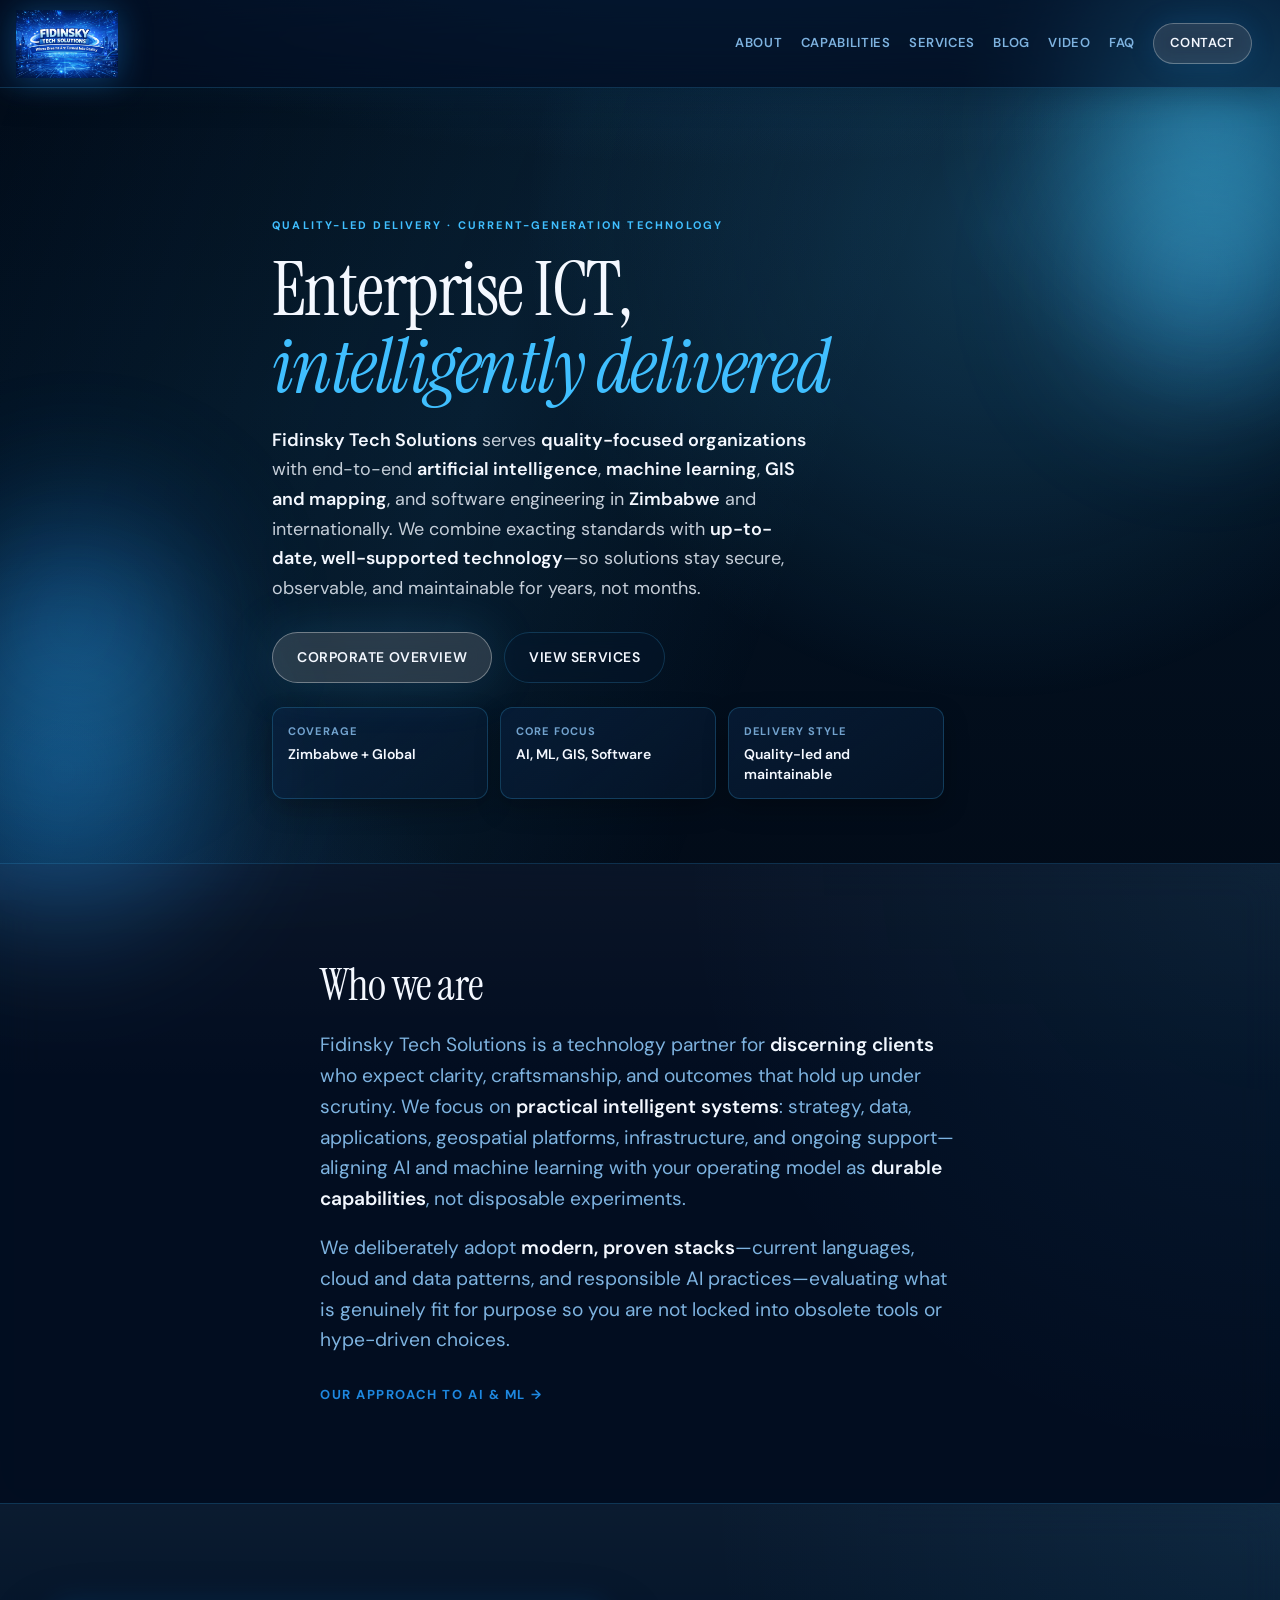
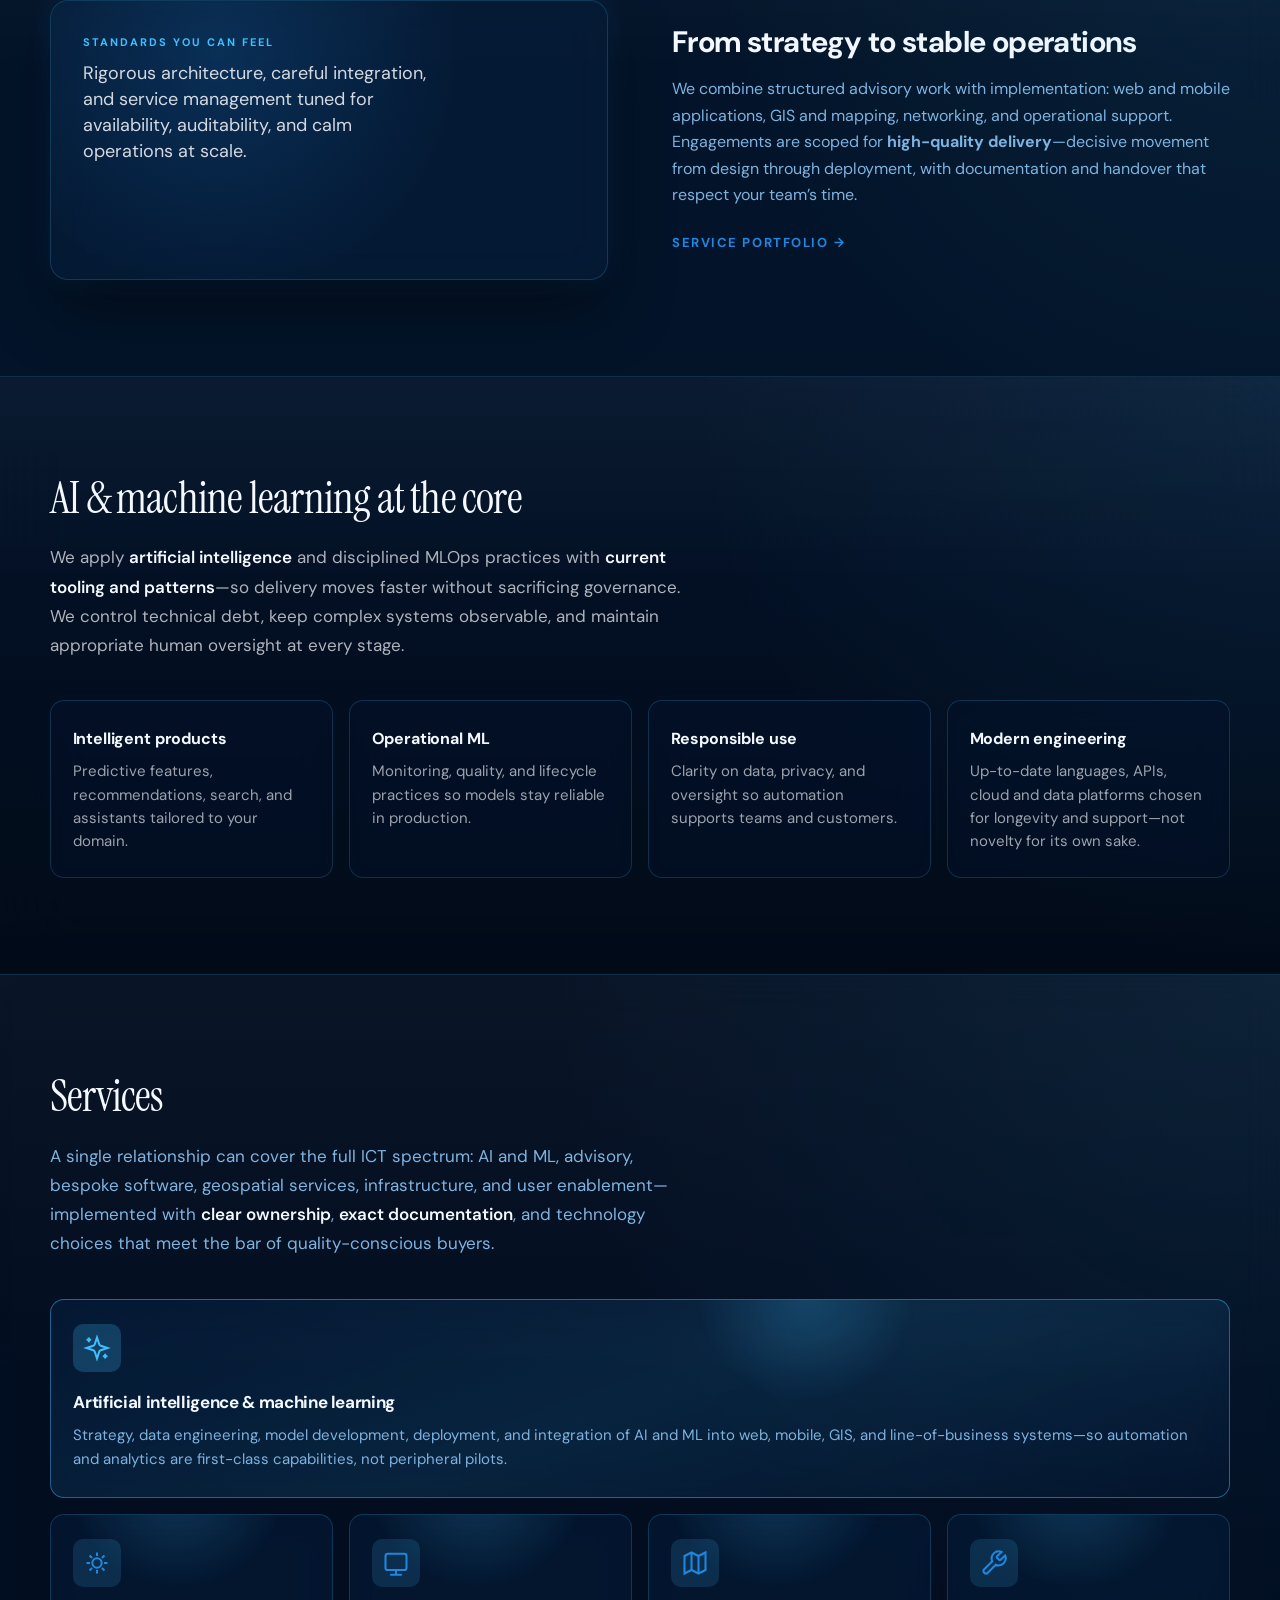
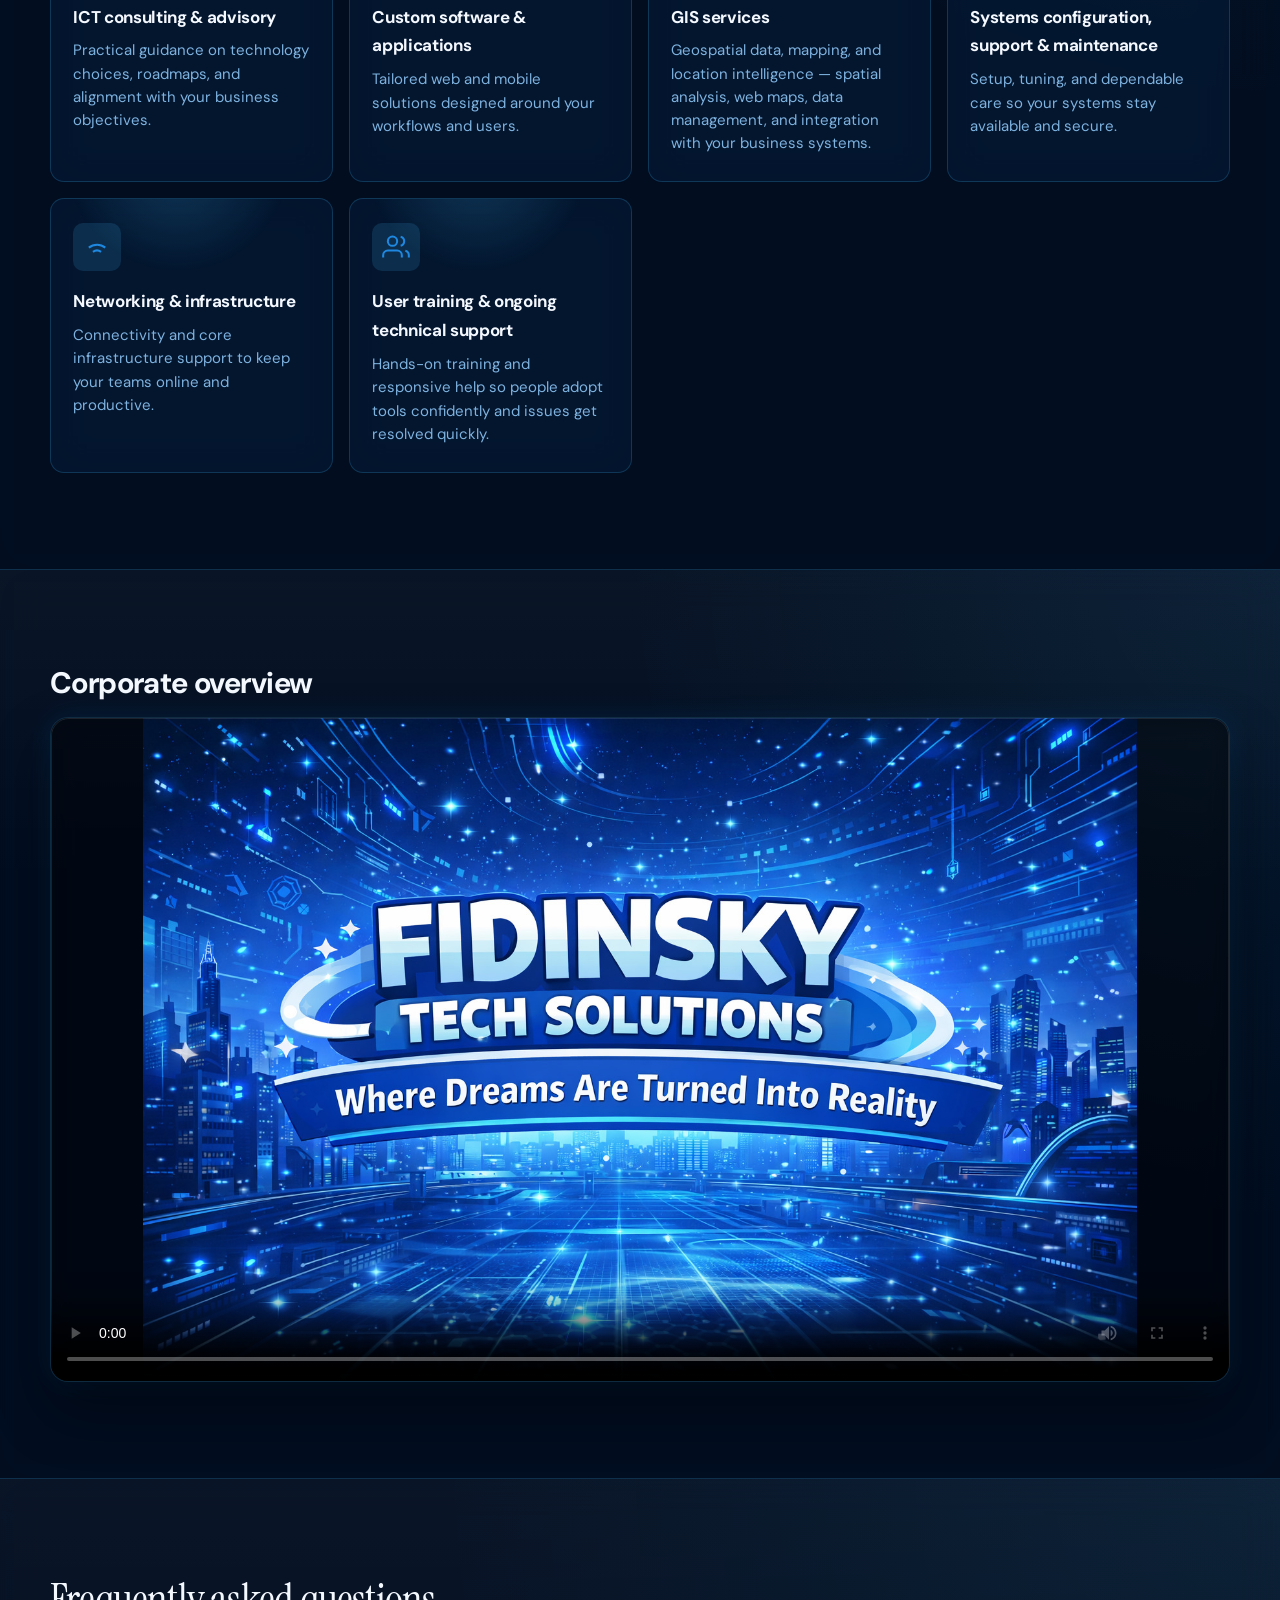
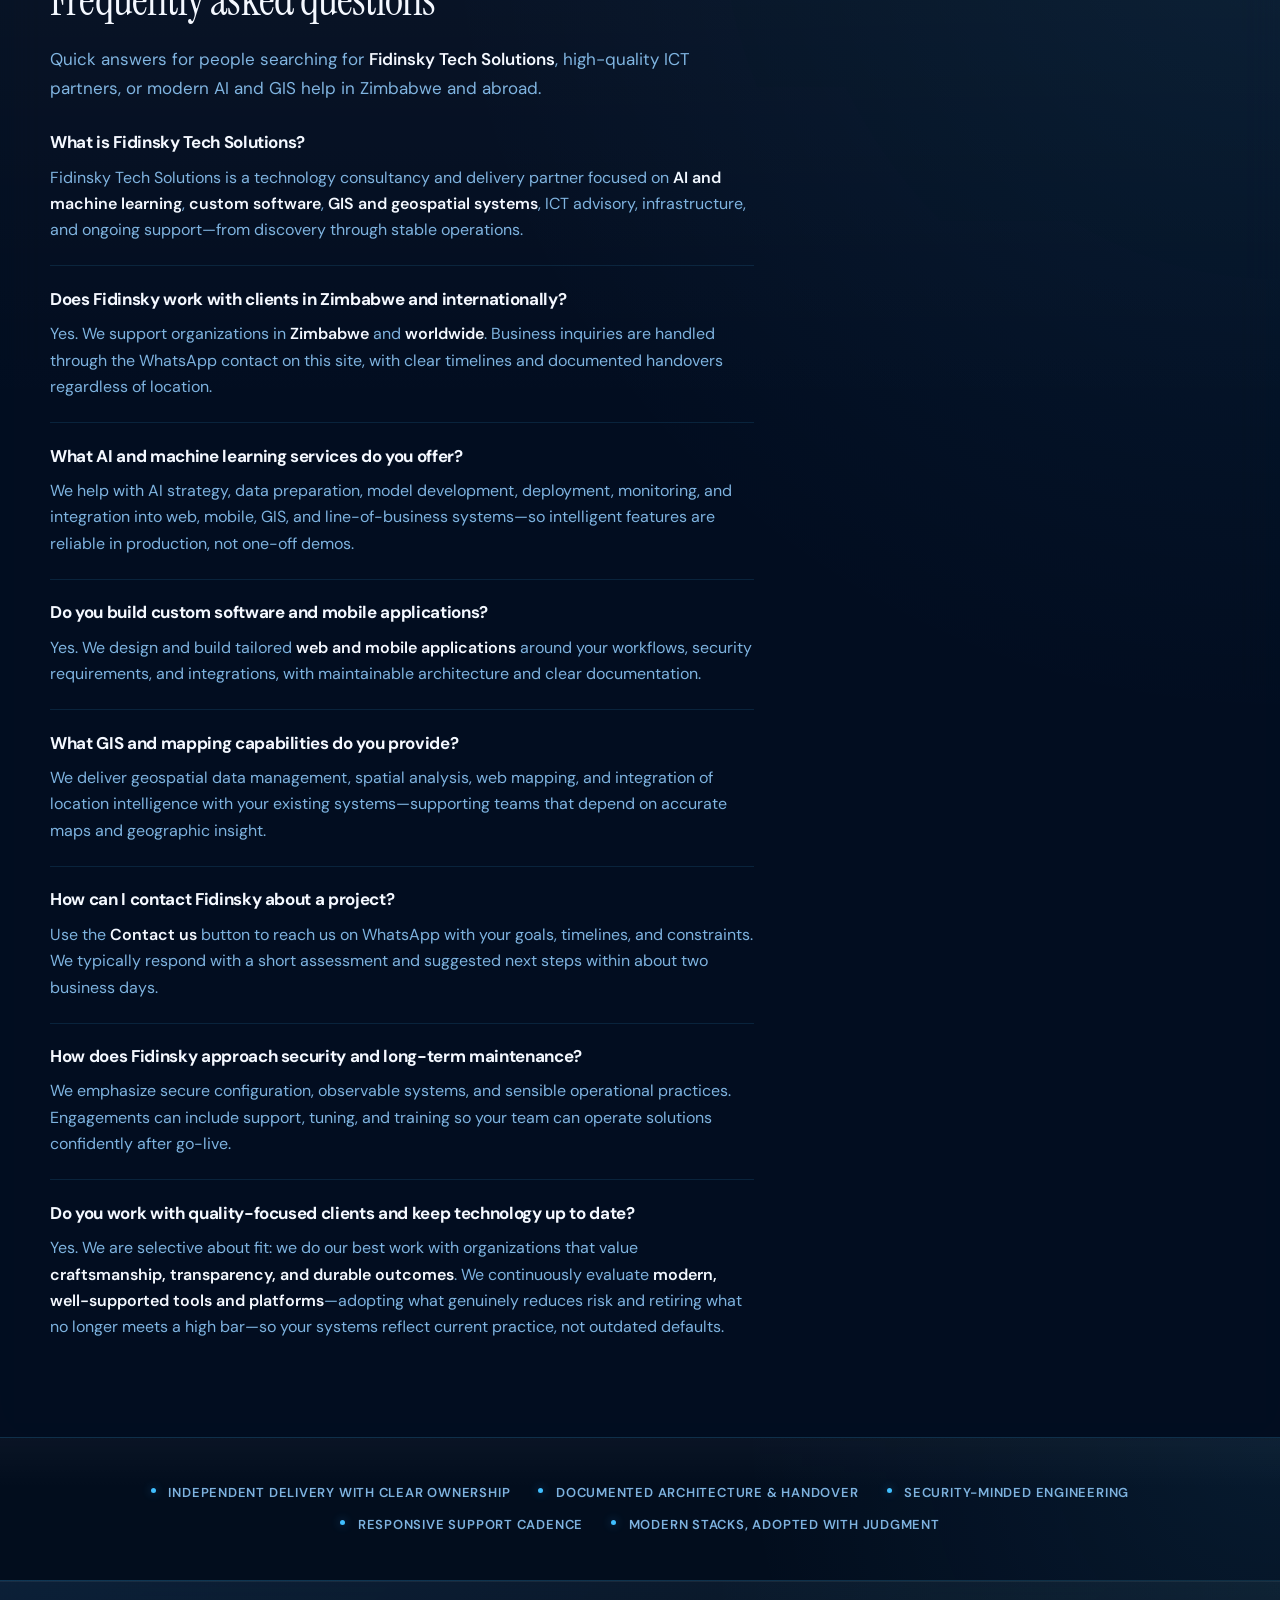
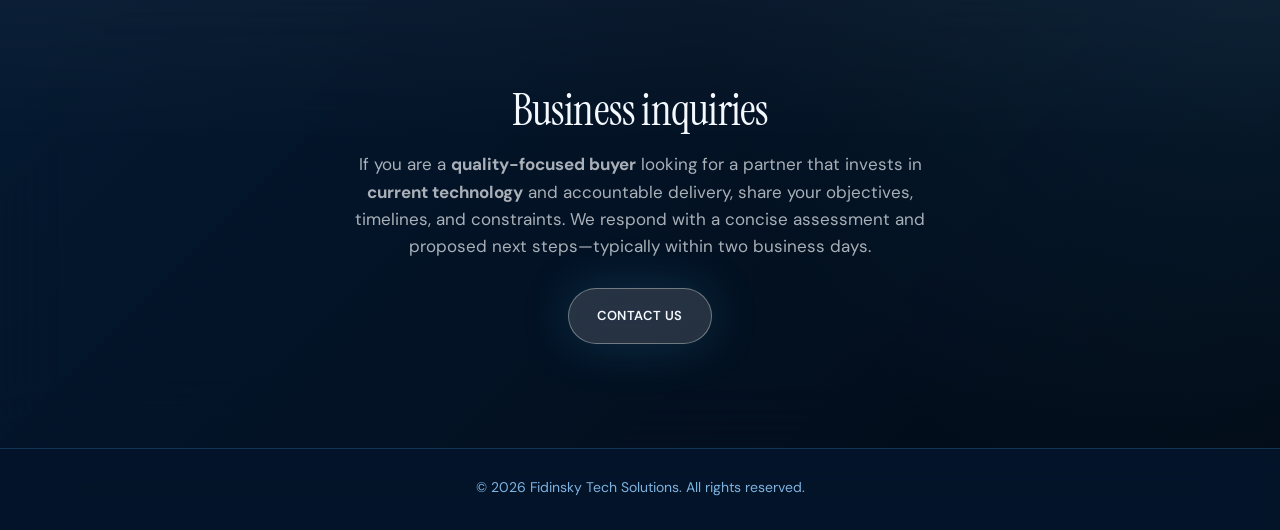
<file: index.html>
<!DOCTYPE html>
<html lang="en" data-plausible-domain="">
<head>
  <meta charset="UTF-8" />
  <meta name="viewport" content="width=device-width, initial-scale=1.0" />
  <meta name="description" content="Fidinsky Tech Solutions — high-quality AI, machine learning, GIS, and custom software for discerning teams in Zimbabwe and worldwide. Modern platforms, rigorous delivery, long-term support." />
  <meta name="theme-color" content="#020b18" />
  <meta name="robots" content="index, follow, max-image-preview:large, max-snippet:-1, max-video-preview:-1" />
  <meta name="googlebot" content="index, follow, max-image-preview:large, max-snippet:-1, max-video-preview:-1" />
  <meta name="author" content="Fidinsky Tech Solutions" />
  <link rel="canonical" href="https://nigelrodrick.github.io/Fidinsky-Tech-Solutions/" />
  <link rel="sitemap" type="application/xml" title="Sitemap" href="sitemap.xml" />
  <meta property="og:type" content="website" />
  <meta property="og:site_name" content="Fidinsky Tech Solutions" />
  <meta property="og:locale" content="en_US" />
  <meta property="og:title" content="Fidinsky Tech Solutions | Quality-led AI, GIS &amp; modern ICT" />
  <meta property="og:description" content="Fidinsky Tech Solutions — quality-led AI, GIS, and software delivery with current-generation technology for organizations in Zimbabwe and worldwide." />
  <meta property="og:url" content="https://nigelrodrick.github.io/Fidinsky-Tech-Solutions/" />
  <meta property="og:image" content="https://nigelrodrick.github.io/Fidinsky-Tech-Solutions/images/logo.jpeg" />
  <meta property="og:image:alt" content="Fidinsky Tech Solutions logo" />
  <meta name="twitter:card" content="summary_large_image" />
  <meta name="twitter:title" content="Fidinsky Tech Solutions | Quality-led AI, GIS &amp; modern ICT" />
  <meta name="twitter:description" content="Quality-led AI, GIS &amp; software — modern technology for discerning teams in Zimbabwe and worldwide." />
  <meta name="twitter:image" content="https://nigelrodrick.github.io/Fidinsky-Tech-Solutions/images/logo.jpeg" />
  <meta name="twitter:image:alt" content="Fidinsky Tech Solutions logo" />
  <link rel="icon" href="favicon.svg" type="image/svg+xml" />
  <link rel="icon" href="images/logo.jpeg" type="image/jpeg" />
  <link rel="apple-touch-icon" href="images/logo.jpeg" />
  <title>Fidinsky Tech Solutions | Quality-led AI, GIS &amp; modern ICT</title>
  <link rel="preconnect" href="https://fonts.googleapis.com" />
  <link rel="preconnect" href="https://fonts.gstatic.com" crossorigin />
  <link href="https://fonts.googleapis.com/css2?family=DM+Sans:ital,opsz,wght@0,9..40,400;0,9..40,500;0,9..40,600;0,9..40,700&family=Instrument+Serif:ital@0;1&display=swap" rel="stylesheet" />
  <link rel="stylesheet" href="styles.css" />
</head>
<body>
  <a class="skip-link" href="#main">Skip to content</a>

  <header class="site-header" id="site-header">
    <div class="container header-inner">
      <a class="logo" href="#main">
        <img src="images/logo.jpeg" alt="Fidinsky Tech Solutions" class="logo__img" width="220" height="62" decoding="async" fetchpriority="high" />
      </a>
      <button
        type="button"
        class="nav-toggle"
        id="nav-toggle"
        aria-expanded="false"
        aria-controls="site-nav"
        aria-label="Open menu"
      >
        <span class="nav-toggle__box" aria-hidden="true">
          <span class="nav-toggle__bar"></span>
          <span class="nav-toggle__bar"></span>
          <span class="nav-toggle__bar"></span>
        </span>
      </button>
      <nav class="nav" id="site-nav" aria-label="Primary">
        <a href="#about">About</a>
        <a href="#technology">Capabilities</a>
        <a href="#services">Services</a>
        <a href="blog/">Blog</a>
        <a href="#video">Video</a>
        <a href="#faq">FAQ</a>
        <a class="nav-cta" href="#contact">Contact</a>
      </nav>
    </div>
    <div class="nav-backdrop" id="nav-backdrop" hidden></div>
  </header>

  <main id="main" class="page-main">
    <section class="hero-cinematic" id="showcase" aria-labelledby="hero-heading">
      <div class="container hero-cinematic__content">
        <p class="hero-kicker">Quality-led delivery · Current-generation technology</p>
        <h1 id="hero-heading" class="hero-title">
          <span class="hero-title__line">Enterprise ICT,</span>
          <span class="hero-title__line hero-title__line--emphasis">intelligently delivered</span>
        </h1>
        <p class="hero-deck">
          <strong>Fidinsky Tech Solutions</strong> serves <strong>quality-focused organizations</strong> with end-to-end <strong>artificial intelligence</strong>, <strong>machine learning</strong>, <strong>GIS and mapping</strong>, and software engineering in <strong>Zimbabwe</strong> and internationally. We combine exacting standards with <strong>up-to-date, well-supported technology</strong>—so solutions stay secure, observable, and maintainable for years, not months.
        </p>
        <div class="hero-actions">
          <a class="btn btn--primary" href="#video">Corporate overview</a>
          <a class="btn btn--ghost" href="#services">View services</a>
        </div>
        <ul class="hero-highlights" aria-label="Key strengths">
          <li class="hero-highlights__item">
            <span class="hero-highlights__label">Coverage</span>
            <span class="hero-highlights__value">Zimbabwe + Global</span>
          </li>
          <li class="hero-highlights__item">
            <span class="hero-highlights__label">Core Focus</span>
            <span class="hero-highlights__value">AI, ML, GIS, Software</span>
          </li>
          <li class="hero-highlights__item">
            <span class="hero-highlights__label">Delivery Style</span>
            <span class="hero-highlights__value">Quality-led and maintainable</span>
          </li>
        </ul>
      </div>
    </section>

    <section class="band band--story" id="about" aria-labelledby="story-heading">
      <div class="container band__narrow">
        <h2 id="story-heading" class="heading-display">Who we are</h2>
        <p class="text-lead">
          Fidinsky Tech Solutions is a technology partner for <strong>discerning clients</strong> who expect clarity, craftsmanship, and outcomes that hold up under scrutiny. We focus on <strong>practical intelligent systems</strong>: strategy, data, applications, geospatial platforms, infrastructure, and ongoing support—aligning AI and machine learning with your operating model as <strong>durable capabilities</strong>, not disposable experiments.
        </p>
        <p class="text-lead text-lead--tight">
          We deliberately adopt <strong>modern, proven stacks</strong>—current languages, cloud and data patterns, and responsible AI practices—evaluating what is genuinely fit for purpose so you are not locked into obsolete tools or hype-driven choices.
        </p>
        <a class="text-link-cta" href="#technology">Our approach to AI &amp; ML <span aria-hidden="true">→</span></a>
      </div>
    </section>

    <section class="band band--split" aria-labelledby="split-heading">
      <div class="container split">
        <div class="split__visual" aria-hidden="true">
          <div class="split__visual-inner">
            <span class="split__label">Standards you can feel</span>
            <p class="split__caption">Rigorous architecture, careful integration, and service management tuned for availability, auditability, and calm operations at scale.</p>
          </div>
        </div>
        <div class="split__text">
          <h2 id="split-heading" class="heading-section">From strategy to stable operations</h2>
          <p class="text-muted">
            We combine structured advisory work with implementation: web and mobile applications, GIS and mapping, networking, and operational support. Engagements are scoped for <strong>high-quality delivery</strong>—decisive movement from design through deployment, with documentation and handover that respect your team’s time.
          </p>
          <a class="text-link-cta" href="#services">Service portfolio <span aria-hidden="true">→</span></a>
        </div>
      </div>
    </section>

    <section class="band band--dark" id="technology" aria-labelledby="tech-heading">
      <div class="container">
        <h2 id="tech-heading" class="heading-display heading-display--on-dark">AI &amp; machine learning at the core</h2>
        <p class="band__intro band__intro--on-dark">
          We apply <strong>artificial intelligence</strong> and disciplined MLOps practices with <strong>current tooling and patterns</strong>—so delivery moves faster without sacrificing governance. We control technical debt, keep complex systems observable, and maintain appropriate human oversight at every stage.
        </p>
        <ul class="pillar-grid pillar-grid--quad">
          <li class="pillar-card">
            <h3 class="pillar-card__title">Intelligent products</h3>
            <p class="pillar-card__text">Predictive features, recommendations, search, and assistants tailored to your domain.</p>
          </li>
          <li class="pillar-card">
            <h3 class="pillar-card__title">Operational ML</h3>
            <p class="pillar-card__text">Monitoring, quality, and lifecycle practices so models stay reliable in production.</p>
          </li>
          <li class="pillar-card">
            <h3 class="pillar-card__title">Responsible use</h3>
            <p class="pillar-card__text">Clarity on data, privacy, and oversight so automation supports teams and customers.</p>
          </li>
          <li class="pillar-card">
            <h3 class="pillar-card__title">Modern engineering</h3>
            <p class="pillar-card__text">Up-to-date languages, APIs, cloud and data platforms chosen for longevity and support—not novelty for its own sake.</p>
          </li>
        </ul>
      </div>
    </section>

    <section class="band band--story" id="services" aria-labelledby="services-heading">
      <div class="container">
        <h2 id="services-heading" class="heading-display">Services</h2>
        <p class="band__intro">
          A single relationship can cover the full ICT spectrum: AI and ML, advisory, bespoke software, geospatial services, infrastructure, and user enablement—implemented with <strong>clear ownership</strong>, <strong>exact documentation</strong>, and technology choices that meet the bar of quality-conscious buyers.
        </p>
        <ul class="service-grid">
          <li class="service-item service-item--wide">
            <article class="service-card service-card-featured" id="service-ai">
              <span class="service-icon" aria-hidden="true">
                <svg width="28" height="28" viewBox="0 0 24 24" fill="none" stroke="currentColor" stroke-width="1.75"><path d="m12 3-1.9 5.8a2 2 0 0 1-1.3 1.3L3 12l5.8 1.9a2 2 0 0 1 1.3 1.3L12 21l1.9-5.8a2 2 0 0 1 1.3-1.3L21 12l-5.8-1.9a2 2 0 0 1-1.3-1.3L12 3Z"/><path d="M5 3v4M19 17v4M3 5h4M17 19h4"/></svg>
              </span>
              <h3>Artificial intelligence &amp; machine learning</h3>
              <p>Strategy, data engineering, model development, deployment, and integration of AI and ML into web, mobile, GIS, and line-of-business systems—so automation and analytics are first-class capabilities, not peripheral pilots.</p>
            </article>
          </li>
          <li class="service-item">
            <article class="service-card" id="service-consulting">
              <span class="service-icon" aria-hidden="true">
                <svg width="28" height="28" viewBox="0 0 24 24" fill="none" stroke="currentColor" stroke-width="1.75"><path d="M12 3v3m0 12v3M5.64 5.64l2.12 2.12m8.48 8.48l2.12 2.12M3 12h3m12 0h3M5.64 18.36l2.12-2.12m8.48-8.48l2.12-2.12"/><circle cx="12" cy="12" r="4"/></svg>
              </span>
              <h3>ICT consulting &amp; advisory</h3>
              <p>Practical guidance on technology choices, roadmaps, and alignment with your business objectives.</p>
            </article>
          </li>
          <li class="service-item">
            <article class="service-card" id="service-software">
              <span class="service-icon" aria-hidden="true">
                <svg width="28" height="28" viewBox="0 0 24 24" fill="none" stroke="currentColor" stroke-width="1.75"><rect x="3" y="4" width="18" height="14" rx="2"/><path d="M7 22h10M12 18v4"/></svg>
              </span>
              <h3>Custom software &amp; applications</h3>
              <p>Tailored web and mobile solutions designed around your workflows and users.</p>
            </article>
          </li>
          <li class="service-item">
            <article class="service-card" id="service-gis">
              <span class="service-icon" aria-hidden="true">
                <svg width="28" height="28" viewBox="0 0 24 24" fill="none" stroke="currentColor" stroke-width="1.75"><path d="M3 6l6-3 6 3 6-3v15l-6 3-6-3-6 3V6z"/><path d="M9 3v15M15 6v15"/></svg>
              </span>
              <h3>GIS services</h3>
              <p>Geospatial data, mapping, and location intelligence — spatial analysis, web maps, data management, and integration with your business systems.</p>
            </article>
          </li>
          <li class="service-item">
            <article class="service-card" id="service-systems">
              <span class="service-icon" aria-hidden="true">
                <svg width="28" height="28" viewBox="0 0 24 24" fill="none" stroke="currentColor" stroke-width="1.75"><path d="M14.7 6.3a1 1 0 000 1.4l1.6 1.6a1 1 0 001.4 0l3.77-3.77a6 6 0 01-7.94 7.94l-6.91 6.91a2.12 2.12 0 01-3-3l6.91-6.91a6 6 0 017.94-7.94l-3.76 3.76z"/></svg>
              </span>
              <h3>Systems configuration, support &amp; maintenance</h3>
              <p>Setup, tuning, and dependable care so your systems stay available and secure.</p>
            </article>
          </li>
          <li class="service-item">
            <article class="service-card" id="service-network">
              <span class="service-icon" aria-hidden="true">
                <svg width="28" height="28" viewBox="0 0 24 24" fill="none" stroke="currentColor" stroke-width="1.75"><path d="M5 12.55a11 11 0 0114.08 0M8.53 16.11a6 6 0 016.95 0M12 20h.01"/></svg>
              </span>
              <h3>Networking &amp; infrastructure</h3>
              <p>Connectivity and core infrastructure support to keep your teams online and productive.</p>
            </article>
          </li>
          <li class="service-item">
            <article class="service-card" id="service-training">
              <span class="service-icon" aria-hidden="true">
                <svg width="28" height="28" viewBox="0 0 24 24" fill="none" stroke="currentColor" stroke-width="1.75"><path d="M17 21v-2a4 4 0 00-4-4H5a4 4 0 00-4 4v2"/><circle cx="9" cy="7" r="4"/><path d="M23 21v-2a4 4 0 00-3-3.87M16 3.13a4 4 0 010 7.75"/></svg>
              </span>
              <h3>User training &amp; ongoing technical support</h3>
              <p>Hands-on training and responsive help so people adopt tools confidently and issues get resolved quickly.</p>
            </article>
          </li>
        </ul>
      </div>
    </section>

    <section class="band band--media" id="video" aria-labelledby="video-heading">
      <div class="container">
        <h2 id="video-heading" class="heading-section">Corporate overview</h2>
        <div class="video-frame">
          <video controls playsinline preload="metadata" poster="images/logo.jpeg">
            <source src="vid.mp4" type="video/mp4" />
            <p class="video-fallback">
              Your browser cannot play this video.
              <a href="vid.mp4">Download the MP4</a> or use a modern browser.
            </p>
          </video>
        </div>
      </div>
    </section>

    <section class="band band--story" id="faq" aria-labelledby="faq-heading">
      <div class="container">
        <h2 id="faq-heading" class="heading-display">Frequently asked questions</h2>
        <p class="band__intro band__intro--faq">
          Quick answers for people searching for <strong>Fidinsky Tech Solutions</strong>, high-quality ICT partners, or modern AI and GIS help in Zimbabwe and abroad.
        </p>
        <dl class="faq-list">
          <dt class="faq-list__q">What is Fidinsky Tech Solutions?</dt>
          <dd class="faq-list__a">
            Fidinsky Tech Solutions is a technology consultancy and delivery partner focused on <strong>AI and machine learning</strong>, <strong>custom software</strong>, <strong>GIS and geospatial systems</strong>, ICT advisory, infrastructure, and ongoing support—from discovery through stable operations.
          </dd>
          <dt class="faq-list__q">Does Fidinsky work with clients in Zimbabwe and internationally?</dt>
          <dd class="faq-list__a">
            Yes. We support organizations in <strong>Zimbabwe</strong> and <strong>worldwide</strong>. Business inquiries are handled through the WhatsApp contact on this site, with clear timelines and documented handovers regardless of location.
          </dd>
          <dt class="faq-list__q">What AI and machine learning services do you offer?</dt>
          <dd class="faq-list__a">
            We help with AI strategy, data preparation, model development, deployment, monitoring, and integration into web, mobile, GIS, and line-of-business systems—so intelligent features are reliable in production, not one-off demos.
          </dd>
          <dt class="faq-list__q">Do you build custom software and mobile applications?</dt>
          <dd class="faq-list__a">
            Yes. We design and build tailored <strong>web and mobile applications</strong> around your workflows, security requirements, and integrations, with maintainable architecture and clear documentation.
          </dd>
          <dt class="faq-list__q">What GIS and mapping capabilities do you provide?</dt>
          <dd class="faq-list__a">
            We deliver geospatial data management, spatial analysis, web mapping, and integration of location intelligence with your existing systems—supporting teams that depend on accurate maps and geographic insight.
          </dd>
          <dt class="faq-list__q">How can I contact Fidinsky about a project?</dt>
          <dd class="faq-list__a">
            Use the <strong>Contact us</strong> button to reach us on WhatsApp with your goals, timelines, and constraints. We typically respond with a short assessment and suggested next steps within about two business days.
          </dd>
          <dt class="faq-list__q">How does Fidinsky approach security and long-term maintenance?</dt>
          <dd class="faq-list__a">
            We emphasize secure configuration, observable systems, and sensible operational practices. Engagements can include support, tuning, and training so your team can operate solutions confidently after go-live.
          </dd>
          <dt class="faq-list__q">Do you work with quality-focused clients and keep technology up to date?</dt>
          <dd class="faq-list__a">
            Yes. We are selective about fit: we do our best work with organizations that value <strong>craftsmanship, transparency, and durable outcomes</strong>. We continuously evaluate <strong>modern, well-supported tools and platforms</strong>—adopting what genuinely reduces risk and retiring what no longer meets a high bar—so your systems reflect current practice, not outdated defaults.
          </dd>
        </dl>
      </div>
    </section>

    <section class="band band--trust" id="trust" aria-label="How we work with clients">
      <div class="container">
        <ul class="trust-strip">
          <li class="trust-strip__item">Independent delivery with clear ownership</li>
          <li class="trust-strip__item">Documented architecture &amp; handover</li>
          <li class="trust-strip__item">Security-minded engineering</li>
          <li class="trust-strip__item">Responsive support cadence</li>
          <li class="trust-strip__item">Modern stacks, adopted with judgment</li>
        </ul>
      </div>
    </section>

    <section class="band band--cta" id="contact" aria-labelledby="contact-heading">
      <div class="container cta-panel">
        <h2 id="contact-heading" class="heading-display heading-display--on-dark">Business inquiries</h2>
        <p class="cta-panel__text">
          If you are a <strong>quality-focused buyer</strong> looking for a partner that invests in <strong>current technology</strong> and accountable delivery, share your objectives, timelines, and constraints. We respond with a concise assessment and proposed next steps—typically within two business days.
        </p>
        <a
          class="btn btn--primary btn--lg"
          href="https://wa.me/263779964877?text=Hello%2C%20I%20would%20like%20to%20discuss%20a%20business%20inquiry%20with%20Fidinsky%20Tech%20Solutions."
          target="_blank"
          rel="noopener noreferrer"
          >Contact us</a>
      </div>
    </section>

  </main>

  <footer class="site-footer">
    <div class="container footer-simple">
      <p>&copy; <span id="year"></span> Fidinsky Tech Solutions. All rights reserved.</p>
    </div>
  </footer>

  <script type="application/ld+json">
    {
      "@context": "https://schema.org",
      "@graph": [
        {
          "@type": "WebSite",
          "@id": "https://nigelrodrick.github.io/Fidinsky-Tech-Solutions/#website",
          "url": "https://nigelrodrick.github.io/Fidinsky-Tech-Solutions/",
          "name": "Fidinsky Tech Solutions",
          "description": "Quality-led AI, machine learning, GIS mapping, and custom software for discerning clients in Zimbabwe and internationally—built with current-generation technology.",
          "inLanguage": "en",
          "publisher": { "@id": "https://nigelrodrick.github.io/Fidinsky-Tech-Solutions/#organization" }
        },
        {
          "@type": "ProfessionalService",
          "@id": "https://nigelrodrick.github.io/Fidinsky-Tech-Solutions/#organization",
          "name": "Fidinsky Tech Solutions",
          "url": "https://nigelrodrick.github.io/Fidinsky-Tech-Solutions/",
          "logo": "https://nigelrodrick.github.io/Fidinsky-Tech-Solutions/images/logo.jpeg",
          "image": "https://nigelrodrick.github.io/Fidinsky-Tech-Solutions/images/logo.jpeg",
          "description": "High-quality technology consulting and delivery: artificial intelligence, machine learning, custom software, GIS, and ICT services—from strategy through operations—with modern, well-supported engineering practices.",
          "telephone": "+263779964877",
          "areaServed": [
            { "@type": "Country", "name": "Zimbabwe" },
            { "@type": "Place", "name": "Worldwide" }
          ],
          "knowsAbout": [
            "Artificial intelligence",
            "Machine learning",
            "Custom software development",
            "Geographic information systems",
            "ICT consulting",
            "Geospatial analysis",
            "Enterprise software integration",
            "Cloud computing",
            "Software quality engineering"
          ],
          "sameAs": [
            "https://github.com/NigelRodrick/Fidinsky-Tech-Solutions",
            "https://www.linkedin.com/company/fidinsky-tech-solutions"
          ]
        },
        {
          "@type": "FAQPage",
          "@id": "https://nigelrodrick.github.io/Fidinsky-Tech-Solutions/#faq",
          "mainEntity": [
            {
              "@type": "Question",
              "name": "What is Fidinsky Tech Solutions?",
              "acceptedAnswer": {
                "@type": "Answer",
                "text": "Fidinsky Tech Solutions is a technology consultancy and delivery partner focused on AI and machine learning, custom software, GIS and geospatial systems, ICT advisory, infrastructure, and ongoing support—from discovery through stable operations."
              }
            },
            {
              "@type": "Question",
              "name": "Does Fidinsky work with clients in Zimbabwe and internationally?",
              "acceptedAnswer": {
                "@type": "Answer",
                "text": "Yes. We support organizations in Zimbabwe and worldwide. Business inquiries are handled through the WhatsApp contact on this site, with clear timelines and documented handovers regardless of location."
              }
            },
            {
              "@type": "Question",
              "name": "What AI and machine learning services do you offer?",
              "acceptedAnswer": {
                "@type": "Answer",
                "text": "We help with AI strategy, data preparation, model development, deployment, monitoring, and integration into web, mobile, GIS, and line-of-business systems—so intelligent features are reliable in production, not one-off demos."
              }
            },
            {
              "@type": "Question",
              "name": "Do you build custom software and mobile applications?",
              "acceptedAnswer": {
                "@type": "Answer",
                "text": "Yes. We design and build tailored web and mobile applications around your workflows, security requirements, and integrations, with maintainable architecture and clear documentation."
              }
            },
            {
              "@type": "Question",
              "name": "What GIS and mapping capabilities do you provide?",
              "acceptedAnswer": {
                "@type": "Answer",
                "text": "We deliver geospatial data management, spatial analysis, web mapping, and integration of location intelligence with your existing systems—supporting teams that depend on accurate maps and geographic insight."
              }
            },
            {
              "@type": "Question",
              "name": "How can I contact Fidinsky about a project?",
              "acceptedAnswer": {
                "@type": "Answer",
                "text": "Use the Contact us button to reach us on WhatsApp with your goals, timelines, and constraints. We typically respond with a short assessment and suggested next steps within about two business days."
              }
            },
            {
              "@type": "Question",
              "name": "How does Fidinsky approach security and long-term maintenance?",
              "acceptedAnswer": {
                "@type": "Answer",
                "text": "We emphasize secure configuration, observable systems, and sensible operational practices. Engagements can include support, tuning, and training so your team can operate solutions confidently after go-live."
              }
            },
            {
              "@type": "Question",
              "name": "Do you work with quality-focused clients and keep technology up to date?",
              "acceptedAnswer": {
                "@type": "Answer",
                "text": "Yes. We are selective about fit and do our best work with organizations that value craftsmanship, transparency, and durable outcomes. We continuously evaluate modern, well-supported tools and platforms—adopting what reduces risk and retiring what no longer meets a high bar."
              }
            }
          ]
        }
      ]
    }
  </script>
  <script>
    document.getElementById("year").textContent = new Date().getFullYear();

    (function () {
      var domain = document.documentElement.getAttribute("data-plausible-domain");
      if (domain && domain.trim()) {
        var s = document.createElement("script");
        s.defer = true;
        s.setAttribute("data-domain", domain.trim());
        s.src = "https://plausible.io/js/script.js";
        document.head.appendChild(s);
      }
    })();

    (function () {
      var toggle = document.getElementById("nav-toggle");
      var nav = document.getElementById("site-nav");
      var backdrop = document.getElementById("nav-backdrop");
      var mq = window.matchMedia("(min-width: 881px)");
      if (!toggle || !nav || !backdrop) return;

      function setOpen(open) {
        nav.classList.toggle("is-open", open);
        backdrop.hidden = !open;
        document.body.classList.toggle("is-nav-open", open);
        toggle.setAttribute("aria-expanded", open ? "true" : "false");
        toggle.setAttribute("aria-label", open ? "Close menu" : "Open menu");
      }

      function closeNav() {
        setOpen(false);
      }

      toggle.addEventListener("click", function () {
        var open = !nav.classList.contains("is-open");
        setOpen(open);
        if (open) {
          var first = nav.querySelector("a");
          if (first) first.focus();
        }
      });

      backdrop.addEventListener("click", closeNav);

      nav.querySelectorAll("a").forEach(function (link) {
        link.addEventListener("click", function () {
          if (!mq.matches) closeNav();
        });
      });

      document.addEventListener("keydown", function (e) {
        if (e.key === "Escape" && nav.classList.contains("is-open")) {
          closeNav();
          toggle.focus();
        }
      });

      mq.addEventListener("change", function () {
        if (mq.matches) closeNav();
      });
    })();
  </script>
</body>
</html>
</file>
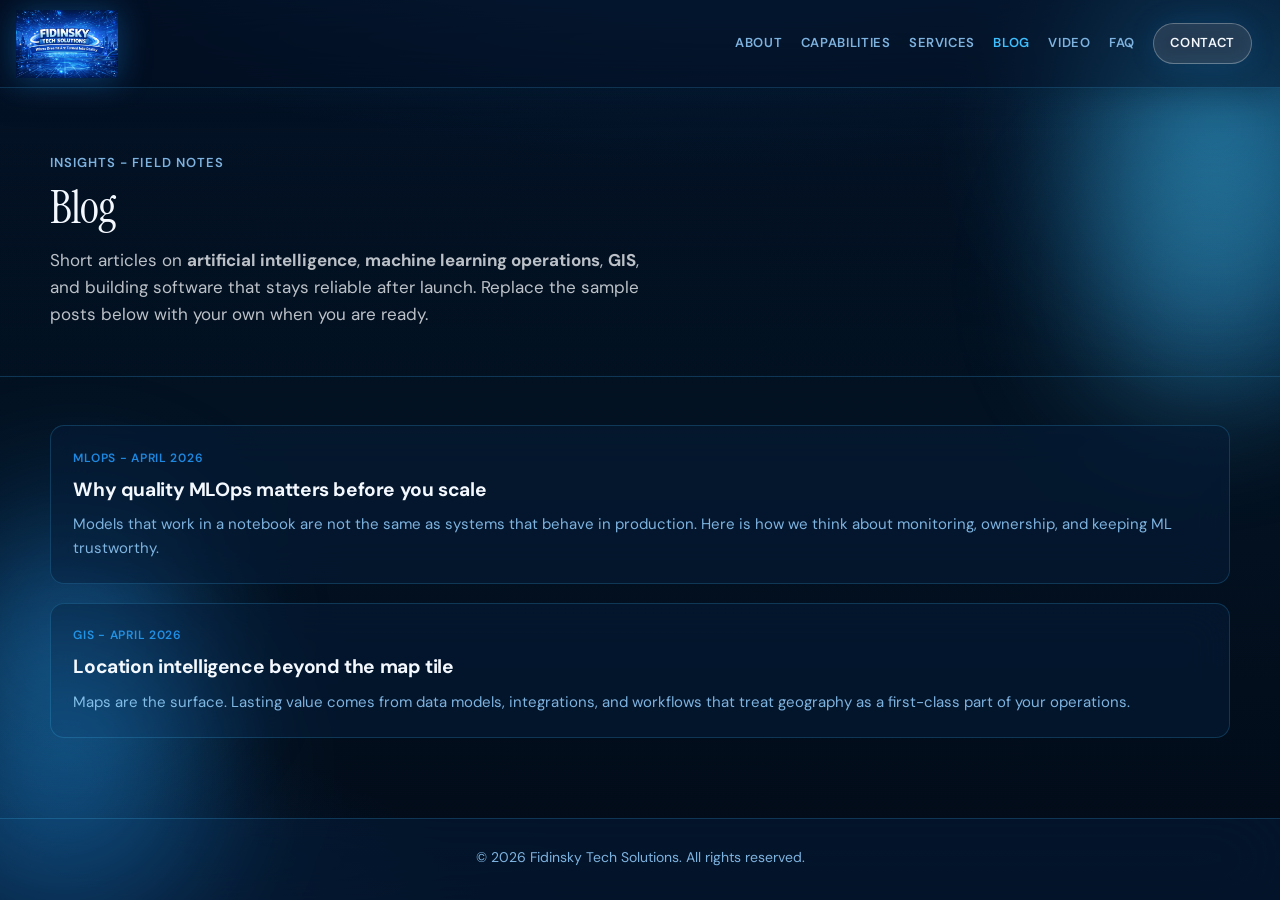
<file: blog/index.html>
<!DOCTYPE html>
<html lang="en" data-plausible-domain="">
<head>
  <meta charset="UTF-8" />
  <meta name="viewport" content="width=device-width, initial-scale=1.0" />
  <meta name="description" content="Notes on AI, machine learning, GIS, and software delivery from Fidinsky Tech Solutions — practical perspective for quality-focused teams." />
  <meta name="theme-color" content="#020b18" />
  <meta name="robots" content="index, follow" />
  <meta name="author" content="Fidinsky Tech Solutions" />
  <link rel="canonical" href="https://nigelrodrick.github.io/Fidinsky-Tech-Solutions/blog/" />
  <link rel="sitemap" type="application/xml" title="Sitemap" href="../sitemap.xml" />
  <meta property="og:type" content="website" />
  <meta property="og:site_name" content="Fidinsky Tech Solutions" />
  <meta property="og:title" content="Blog | Fidinsky Tech Solutions" />
  <meta property="og:description" content="Articles on AI, ML, GIS, and dependable software delivery." />
  <meta property="og:url" content="https://nigelrodrick.github.io/Fidinsky-Tech-Solutions/blog/" />
  <meta property="og:image" content="https://nigelrodrick.github.io/Fidinsky-Tech-Solutions/images/logo.jpeg" />
  <meta name="twitter:card" content="summary_large_image" />
  <link rel="icon" href="../favicon.svg" type="image/svg+xml" />
  <link rel="icon" href="../images/logo.jpeg" type="image/jpeg" />
  <title>Blog | Fidinsky Tech Solutions</title>
  <link rel="preconnect" href="https://fonts.googleapis.com" />
  <link rel="preconnect" href="https://fonts.gstatic.com" crossorigin />
  <link href="https://fonts.googleapis.com/css2?family=DM+Sans:ital,opsz,wght@0,9..40,400;0,9..40,500;0,9..40,600;0,9..40,700&family=Instrument+Serif:ital@0;1&display=swap" rel="stylesheet" />
  <link rel="stylesheet" href="../styles.css" />
</head>
<body>
  <a class="skip-link" href="#main">Skip to content</a>

  <header class="site-header" id="site-header">
    <div class="container header-inner">
      <a class="logo" href="../index.html">
        <img src="../images/logo.jpeg" alt="Fidinsky Tech Solutions" class="logo__img" width="220" height="62" decoding="async" />
      </a>
      <button
        type="button"
        class="nav-toggle"
        id="nav-toggle"
        aria-expanded="false"
        aria-controls="site-nav"
        aria-label="Open menu"
      >
        <span class="nav-toggle__box" aria-hidden="true">
          <span class="nav-toggle__bar"></span>
          <span class="nav-toggle__bar"></span>
          <span class="nav-toggle__bar"></span>
        </span>
      </button>
      <nav class="nav" id="site-nav" aria-label="Primary">
        <a href="../index.html#about">About</a>
        <a href="../index.html#technology">Capabilities</a>
        <a href="../index.html#services">Services</a>
        <a href="./" aria-current="page">Blog</a>
        <a href="../index.html#video">Video</a>
        <a href="../index.html#faq">FAQ</a>
        <a class="nav-cta" href="../index.html#contact">Contact</a>
      </nav>
    </div>
    <div class="nav-backdrop" id="nav-backdrop" hidden></div>
  </header>

  <main id="main" class="page-main page-blog-main">
    <header class="blog-hero">
      <div class="container">
        <p class="blog-hero__kicker">Insights - Field notes</p>
        <h1 class="blog-hero__title">Blog</h1>
        <p class="blog-hero__deck">
          Short articles on <strong>artificial intelligence</strong>, <strong>machine learning operations</strong>, <strong>GIS</strong>, and building software that stays reliable after launch. Replace the sample posts below with your own when you are ready.
        </p>
      </div>
    </header>

    <div class="container">
      <ul class="post-list">
        <li>
          <a class="post-card" href="why-quality-mlops-matters.html">
            <p class="post-card__meta">MLOps - April 2026</p>
            <h2 class="post-card__title">Why quality MLOps matters before you scale</h2>
            <p class="post-card__excerpt">Models that work in a notebook are not the same as systems that behave in production. Here is how we think about monitoring, ownership, and keeping ML trustworthy.</p>
          </a>
        </li>
        <li>
          <a class="post-card" href="gis-location-intelligence.html">
            <p class="post-card__meta">GIS - April 2026</p>
            <h2 class="post-card__title">Location intelligence beyond the map tile</h2>
            <p class="post-card__excerpt">Maps are the surface. Lasting value comes from data models, integrations, and workflows that treat geography as a first-class part of your operations.</p>
          </a>
        </li>
      </ul>
    </div>
  </main>

  <footer class="site-footer">
    <div class="container footer-simple">
      <p>&copy; <span id="year"></span> Fidinsky Tech Solutions. All rights reserved.</p>
    </div>
  </footer>

  <script type="application/ld+json">
    {
      "@context": "https://schema.org",
      "@type": "Blog",
      "@id": "https://nigelrodrick.github.io/Fidinsky-Tech-Solutions/blog/#blog",
      "name": "Fidinsky Tech Solutions Blog",
      "description": "Articles on AI, machine learning, GIS, and software delivery.",
      "url": "https://nigelrodrick.github.io/Fidinsky-Tech-Solutions/blog/",
      "publisher": {
        "@type": "Organization",
        "name": "Fidinsky Tech Solutions",
        "url": "https://nigelrodrick.github.io/Fidinsky-Tech-Solutions/"
      },
      "blogPost": [
        {
          "@type": "BlogPosting",
          "headline": "Why quality MLOps matters before you scale",
          "url": "https://nigelrodrick.github.io/Fidinsky-Tech-Solutions/blog/why-quality-mlops-matters.html"
        },
        {
          "@type": "BlogPosting",
          "headline": "Location intelligence beyond the map tile",
          "url": "https://nigelrodrick.github.io/Fidinsky-Tech-Solutions/blog/gis-location-intelligence.html"
        }
      ]
    }
  </script>
  <script>
    document.getElementById("year").textContent = new Date().getFullYear();

    (function () {
      var domain = document.documentElement.getAttribute("data-plausible-domain");
      if (domain && domain.trim()) {
        var s = document.createElement("script");
        s.defer = true;
        s.setAttribute("data-domain", domain.trim());
        s.src = "https://plausible.io/js/script.js";
        document.head.appendChild(s);
      }
    })();

    (function () {
      var toggle = document.getElementById("nav-toggle");
      var nav = document.getElementById("site-nav");
      var backdrop = document.getElementById("nav-backdrop");
      var mq = window.matchMedia("(min-width: 881px)");
      if (!toggle || !nav || !backdrop) return;

      function setOpen(open) {
        nav.classList.toggle("is-open", open);
        backdrop.hidden = !open;
        document.body.classList.toggle("is-nav-open", open);
        toggle.setAttribute("aria-expanded", open ? "true" : "false");
        toggle.setAttribute("aria-label", open ? "Close menu" : "Open menu");
      }

      function closeNav() {
        setOpen(false);
      }

      toggle.addEventListener("click", function () {
        var open = !nav.classList.contains("is-open");
        setOpen(open);
        if (open) {
          var first = nav.querySelector("a");
          if (first) first.focus();
        }
      });

      backdrop.addEventListener("click", closeNav);

      nav.querySelectorAll("a").forEach(function (link) {
        link.addEventListener("click", function () {
          if (!mq.matches) closeNav();
        });
      });

      document.addEventListener("keydown", function (e) {
        if (e.key === "Escape" && nav.classList.contains("is-open")) {
          closeNav();
          toggle.focus();
        }
      });

      mq.addEventListener("change", function () {
        if (mq.matches) closeNav();
      });
    })();
  </script>
</body>
</html>
</file>
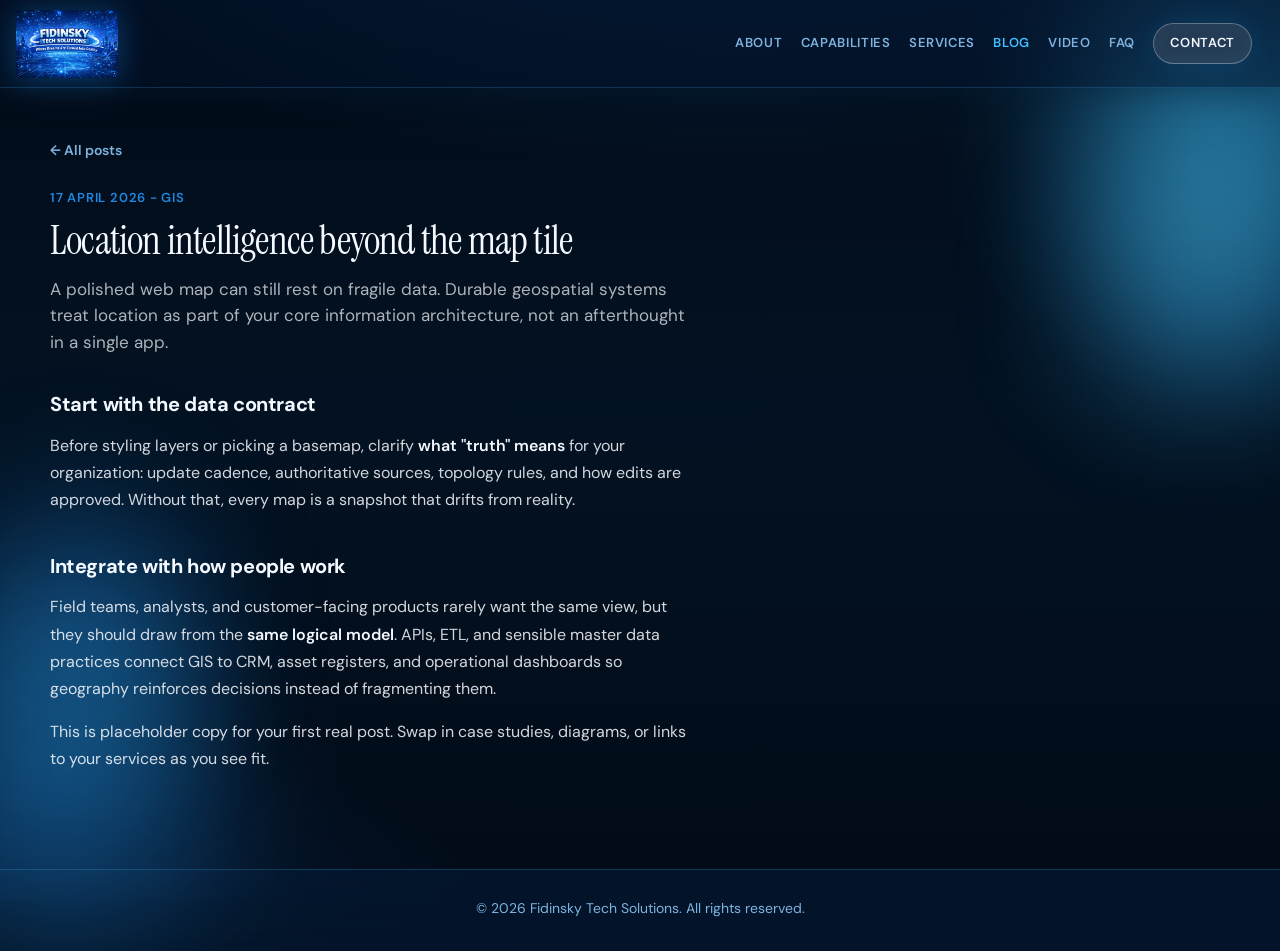
<file: blog/gis-location-intelligence.html>
<!DOCTYPE html>
<html lang="en" data-plausible-domain="">
<head>
  <meta charset="UTF-8" />
  <meta name="viewport" content="width=device-width, initial-scale=1.0" />
  <meta name="description" content="GIS and location intelligence: why data models, integrations, and workflows matter beyond the map — from Fidinsky Tech Solutions." />
  <meta name="theme-color" content="#020b18" />
  <meta name="robots" content="index, follow" />
  <link rel="canonical" href="https://nigelrodrick.github.io/Fidinsky-Tech-Solutions/blog/gis-location-intelligence.html" />
  <meta property="og:type" content="article" />
  <meta property="og:title" content="Location intelligence beyond the map tile | Fidinsky Tech Solutions" />
  <meta property="og:description" content="Maps are the surface. Lasting value comes from data, integrations, and operational workflows." />
  <meta property="og:url" content="https://nigelrodrick.github.io/Fidinsky-Tech-Solutions/blog/gis-location-intelligence.html" />
  <meta property="og:image" content="https://nigelrodrick.github.io/Fidinsky-Tech-Solutions/images/logo.jpeg" />
  <meta name="twitter:card" content="summary_large_image" />
  <link rel="icon" href="../favicon.svg" type="image/svg+xml" />
  <title>Location intelligence beyond the map tile | Fidinsky Tech Solutions</title>
  <link rel="preconnect" href="https://fonts.googleapis.com" />
  <link rel="preconnect" href="https://fonts.gstatic.com" crossorigin />
  <link href="https://fonts.googleapis.com/css2?family=DM+Sans:ital,opsz,wght@0,9..40,400;0,9..40,500;0,9..40,600;0,9..40,700&family=Instrument+Serif:ital@0;1&display=swap" rel="stylesheet" />
  <link rel="stylesheet" href="../styles.css" />
</head>
<body>
  <a class="skip-link" href="#main">Skip to content</a>

  <header class="site-header" id="site-header">
    <div class="container header-inner">
      <a class="logo" href="../index.html">
        <img src="../images/logo.jpeg" alt="Fidinsky Tech Solutions" class="logo__img" width="220" height="62" decoding="async" />
      </a>
      <button
        type="button"
        class="nav-toggle"
        id="nav-toggle"
        aria-expanded="false"
        aria-controls="site-nav"
        aria-label="Open menu"
      >
        <span class="nav-toggle__box" aria-hidden="true">
          <span class="nav-toggle__bar"></span>
          <span class="nav-toggle__bar"></span>
          <span class="nav-toggle__bar"></span>
        </span>
      </button>
      <nav class="nav" id="site-nav" aria-label="Primary">
        <a href="../index.html#about">About</a>
        <a href="../index.html#technology">Capabilities</a>
        <a href="../index.html#services">Services</a>
        <a href="./" aria-current="page">Blog</a>
        <a href="../index.html#video">Video</a>
        <a href="../index.html#faq">FAQ</a>
        <a class="nav-cta" href="../index.html#contact">Contact</a>
      </nav>
    </div>
    <div class="nav-backdrop" id="nav-backdrop" hidden></div>
  </header>

  <main id="main" class="page-main page-blog-main">
    <article class="container post-article" itemscope itemtype="https://schema.org/BlogPosting">
      <a class="post-back" href="./">&larr; All posts</a>
      <header class="post-article__header">
        <p class="post-article__meta"><time datetime="2026-04-17" itemprop="datePublished">17 April 2026</time> - GIS</p>
        <h1 class="post-article__title" itemprop="headline">Location intelligence beyond the map tile</h1>
        <p class="post-article__dek" itemprop="description">
          A polished web map can still rest on fragile data. Durable geospatial systems treat location as part of your core information architecture, not an afterthought in a single app.
        </p>
      </header>
      <div class="post-prose" itemprop="articleBody">
        <h2>Start with the data contract</h2>
        <p>
          Before styling layers or picking a basemap, clarify <strong>what "truth" means</strong> for your organization: update cadence, authoritative sources, topology rules, and how edits are approved. Without that, every map is a snapshot that drifts from reality.
        </p>
        <h2>Integrate with how people work</h2>
        <p>
          Field teams, analysts, and customer-facing products rarely want the same view, but they should draw from the <strong>same logical model</strong>. APIs, ETL, and sensible master data practices connect GIS to CRM, asset registers, and operational dashboards so geography reinforces decisions instead of fragmenting them.
        </p>
        <p>
          This is placeholder copy for your first real post. Swap in case studies, diagrams, or links to your services as you see fit.
        </p>
      </div>
    </article>
  </main>

  <footer class="site-footer">
    <div class="container footer-simple">
      <p>&copy; <span id="year"></span> Fidinsky Tech Solutions. All rights reserved.</p>
    </div>
  </footer>

  <script type="application/ld+json">
    {
      "@context": "https://schema.org",
      "@type": "BlogPosting",
      "headline": "Location intelligence beyond the map tile",
      "description": "Durable geospatial systems treat location as part of your core information architecture.",
      "datePublished": "2026-04-17",
      "dateModified": "2026-04-17",
      "author": {
        "@type": "Organization",
        "name": "Fidinsky Tech Solutions"
      },
      "publisher": {
        "@type": "Organization",
        "name": "Fidinsky Tech Solutions",
        "logo": {
          "@type": "ImageObject",
          "url": "https://nigelrodrick.github.io/Fidinsky-Tech-Solutions/images/logo.jpeg"
        }
      },
      "mainEntityOfPage": {
        "@type": "WebPage",
        "@id": "https://nigelrodrick.github.io/Fidinsky-Tech-Solutions/blog/gis-location-intelligence.html"
      }
    }
  </script>
  <script>
    document.getElementById("year").textContent = new Date().getFullYear();

    (function () {
      var domain = document.documentElement.getAttribute("data-plausible-domain");
      if (domain && domain.trim()) {
        var s = document.createElement("script");
        s.defer = true;
        s.setAttribute("data-domain", domain.trim());
        s.src = "https://plausible.io/js/script.js";
        document.head.appendChild(s);
      }
    })();

    (function () {
      var toggle = document.getElementById("nav-toggle");
      var nav = document.getElementById("site-nav");
      var backdrop = document.getElementById("nav-backdrop");
      var mq = window.matchMedia("(min-width: 881px)");
      if (!toggle || !nav || !backdrop) return;

      function setOpen(open) {
        nav.classList.toggle("is-open", open);
        backdrop.hidden = !open;
        document.body.classList.toggle("is-nav-open", open);
        toggle.setAttribute("aria-expanded", open ? "true" : "false");
        toggle.setAttribute("aria-label", open ? "Close menu" : "Open menu");
      }

      function closeNav() {
        setOpen(false);
      }

      toggle.addEventListener("click", function () {
        var open = !nav.classList.contains("is-open");
        setOpen(open);
        if (open) {
          var first = nav.querySelector("a");
          if (first) first.focus();
        }
      });

      backdrop.addEventListener("click", closeNav);

      nav.querySelectorAll("a").forEach(function (link) {
        link.addEventListener("click", function () {
          if (!mq.matches) closeNav();
        });
      });

      document.addEventListener("keydown", function (e) {
        if (e.key === "Escape" && nav.classList.contains("is-open")) {
          closeNav();
          toggle.focus();
        }
      });

      mq.addEventListener("change", function () {
        if (mq.matches) closeNav();
      });
    })();
  </script>
</body>
</html>
</file>
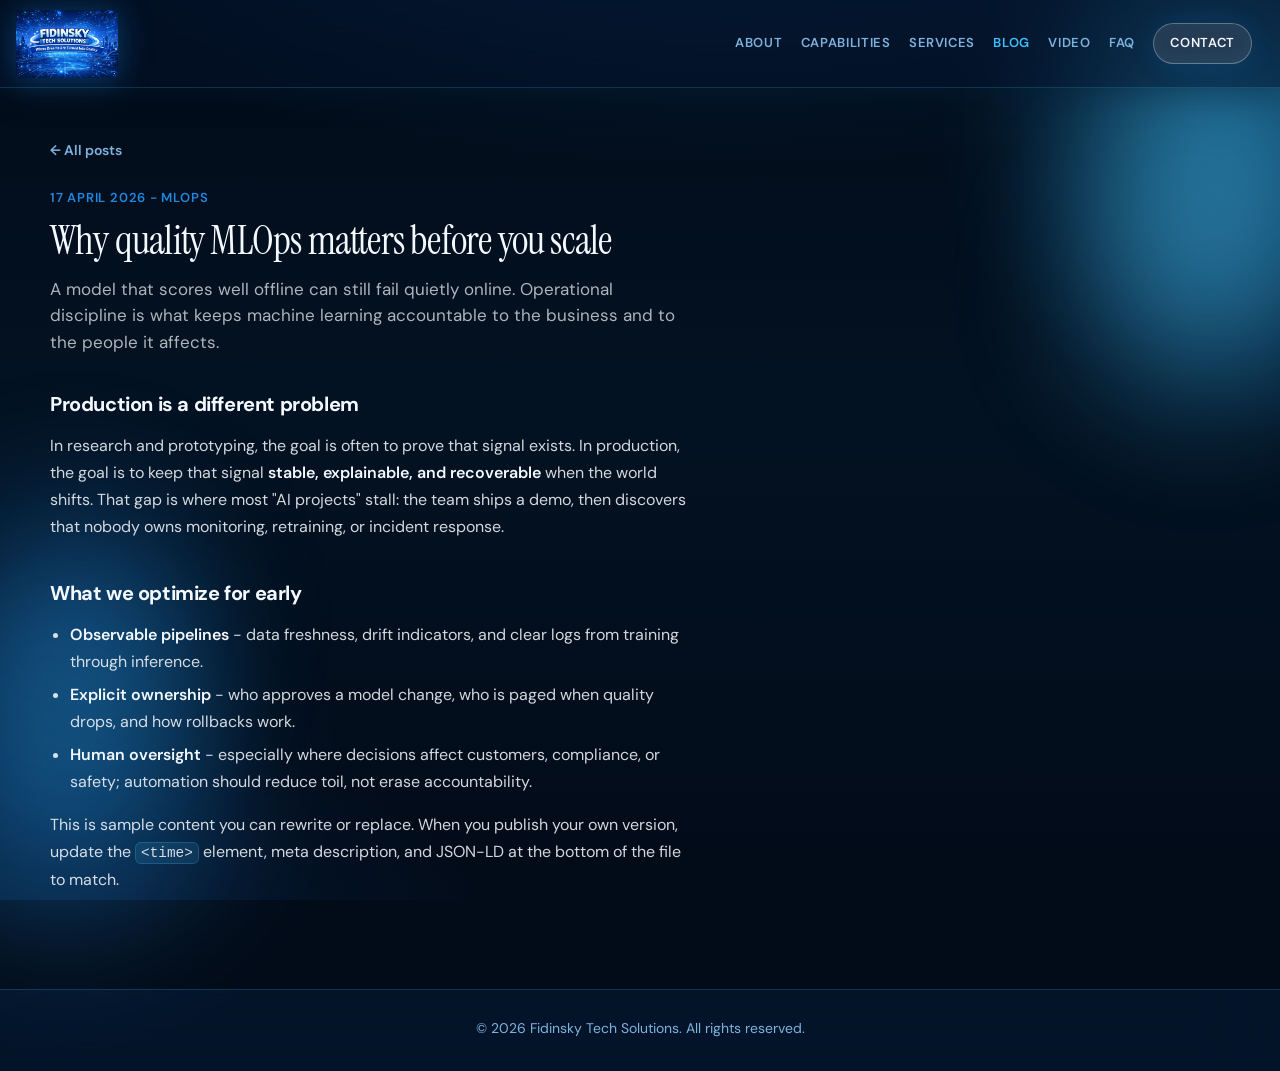
<file: blog/why-quality-mlops-matters.html>
<!DOCTYPE html>
<html lang="en" data-plausible-domain="">
<head>
  <meta charset="UTF-8" />
  <meta name="viewport" content="width=device-width, initial-scale=1.0" />
  <meta name="description" content="Why monitoring, ownership, and operational discipline matter for machine learning systems before you scale — from Fidinsky Tech Solutions." />
  <meta name="theme-color" content="#020b18" />
  <meta name="robots" content="index, follow" />
  <link rel="canonical" href="https://nigelrodrick.github.io/Fidinsky-Tech-Solutions/blog/why-quality-mlops-matters.html" />
  <meta property="og:type" content="article" />
  <meta property="og:title" content="Why quality MLOps matters before you scale | Fidinsky Tech Solutions" />
  <meta property="og:description" content="Models in notebooks are not production systems. Thoughts on monitoring, ownership, and trustworthy ML." />
  <meta property="og:url" content="https://nigelrodrick.github.io/Fidinsky-Tech-Solutions/blog/why-quality-mlops-matters.html" />
  <meta property="og:image" content="https://nigelrodrick.github.io/Fidinsky-Tech-Solutions/images/logo.jpeg" />
  <meta name="twitter:card" content="summary_large_image" />
  <link rel="icon" href="../favicon.svg" type="image/svg+xml" />
  <title>Why quality MLOps matters before you scale | Fidinsky Tech Solutions</title>
  <link rel="preconnect" href="https://fonts.googleapis.com" />
  <link rel="preconnect" href="https://fonts.gstatic.com" crossorigin />
  <link href="https://fonts.googleapis.com/css2?family=DM+Sans:ital,opsz,wght@0,9..40,400;0,9..40,500;0,9..40,600;0,9..40,700&family=Instrument+Serif:ital@0;1&display=swap" rel="stylesheet" />
  <link rel="stylesheet" href="../styles.css" />
</head>
<body>
  <a class="skip-link" href="#main">Skip to content</a>

  <header class="site-header" id="site-header">
    <div class="container header-inner">
      <a class="logo" href="../index.html">
        <img src="../images/logo.jpeg" alt="Fidinsky Tech Solutions" class="logo__img" width="220" height="62" decoding="async" />
      </a>
      <button
        type="button"
        class="nav-toggle"
        id="nav-toggle"
        aria-expanded="false"
        aria-controls="site-nav"
        aria-label="Open menu"
      >
        <span class="nav-toggle__box" aria-hidden="true">
          <span class="nav-toggle__bar"></span>
          <span class="nav-toggle__bar"></span>
          <span class="nav-toggle__bar"></span>
        </span>
      </button>
      <nav class="nav" id="site-nav" aria-label="Primary">
        <a href="../index.html#about">About</a>
        <a href="../index.html#technology">Capabilities</a>
        <a href="../index.html#services">Services</a>
        <a href="./" aria-current="page">Blog</a>
        <a href="../index.html#video">Video</a>
        <a href="../index.html#faq">FAQ</a>
        <a class="nav-cta" href="../index.html#contact">Contact</a>
      </nav>
    </div>
    <div class="nav-backdrop" id="nav-backdrop" hidden></div>
  </header>

  <main id="main" class="page-main page-blog-main">
    <article class="container post-article" itemscope itemtype="https://schema.org/BlogPosting">
      <a class="post-back" href="./">&larr; All posts</a>
      <header class="post-article__header">
        <p class="post-article__meta"><time datetime="2026-04-17" itemprop="datePublished">17 April 2026</time> - MLOps</p>
        <h1 class="post-article__title" itemprop="headline">Why quality MLOps matters before you scale</h1>
        <p class="post-article__dek" itemprop="description">
          A model that scores well offline can still fail quietly online. Operational discipline is what keeps machine learning accountable to the business and to the people it affects.
        </p>
      </header>
      <div class="post-prose" itemprop="articleBody">
        <h2>Production is a different problem</h2>
        <p>
          In research and prototyping, the goal is often to prove that signal exists. In production, the goal is to keep that signal <strong>stable, explainable, and recoverable</strong> when the world shifts. That gap is where most "AI projects" stall: the team ships a demo, then discovers that nobody owns monitoring, retraining, or incident response.
        </p>
        <h2>What we optimize for early</h2>
        <ul>
          <li><strong>Observable pipelines</strong> - data freshness, drift indicators, and clear logs from training through inference.</li>
          <li><strong>Explicit ownership</strong> - who approves a model change, who is paged when quality drops, and how rollbacks work.</li>
          <li><strong>Human oversight</strong> - especially where decisions affect customers, compliance, or safety; automation should reduce toil, not erase accountability.</li>
        </ul>
        <p>
          This is sample content you can rewrite or replace. When you publish your own version, update the <code>&lt;time&gt;</code> element, meta description, and JSON-LD at the bottom of the file to match.
        </p>
      </div>
    </article>
  </main>

  <footer class="site-footer">
    <div class="container footer-simple">
      <p>&copy; <span id="year"></span> Fidinsky Tech Solutions. All rights reserved.</p>
    </div>
  </footer>

  <script type="application/ld+json">
    {
      "@context": "https://schema.org",
      "@type": "BlogPosting",
      "headline": "Why quality MLOps matters before you scale",
      "description": "A model that scores well offline can still fail quietly online. Operational discipline is what keeps machine learning accountable.",
      "datePublished": "2026-04-17",
      "dateModified": "2026-04-17",
      "author": {
        "@type": "Organization",
        "name": "Fidinsky Tech Solutions"
      },
      "publisher": {
        "@type": "Organization",
        "name": "Fidinsky Tech Solutions",
        "logo": {
          "@type": "ImageObject",
          "url": "https://nigelrodrick.github.io/Fidinsky-Tech-Solutions/images/logo.jpeg"
        }
      },
      "mainEntityOfPage": {
        "@type": "WebPage",
        "@id": "https://nigelrodrick.github.io/Fidinsky-Tech-Solutions/blog/why-quality-mlops-matters.html"
      }
    }
  </script>
  <script>
    document.getElementById("year").textContent = new Date().getFullYear();

    (function () {
      var domain = document.documentElement.getAttribute("data-plausible-domain");
      if (domain && domain.trim()) {
        var s = document.createElement("script");
        s.defer = true;
        s.setAttribute("data-domain", domain.trim());
        s.src = "https://plausible.io/js/script.js";
        document.head.appendChild(s);
      }
    })();

    (function () {
      var toggle = document.getElementById("nav-toggle");
      var nav = document.getElementById("site-nav");
      var backdrop = document.getElementById("nav-backdrop");
      var mq = window.matchMedia("(min-width: 881px)");
      if (!toggle || !nav || !backdrop) return;

      function setOpen(open) {
        nav.classList.toggle("is-open", open);
        backdrop.hidden = !open;
        document.body.classList.toggle("is-nav-open", open);
        toggle.setAttribute("aria-expanded", open ? "true" : "false");
        toggle.setAttribute("aria-label", open ? "Close menu" : "Open menu");
      }

      function closeNav() {
        setOpen(false);
      }

      toggle.addEventListener("click", function () {
        var open = !nav.classList.contains("is-open");
        setOpen(open);
        if (open) {
          var first = nav.querySelector("a");
          if (first) first.focus();
        }
      });

      backdrop.addEventListener("click", closeNav);

      nav.querySelectorAll("a").forEach(function (link) {
        link.addEventListener("click", function () {
          if (!mq.matches) closeNav();
        });
      });

      document.addEventListener("keydown", function (e) {
        if (e.key === "Escape" && nav.classList.contains("is-open")) {
          closeNav();
          toggle.focus();
        }
      });

      mq.addEventListener("change", function () {
        if (mq.matches) closeNav();
      });
    })();
  </script>
</body>
</html>
</file>
<file: styles.css>
:root {
  --bg: #020b18;
  --bg-elevated: #05162a;
  --surface: rgba(6, 28, 58, 0.52);
  --surface-solid: #0a2448;
  --text: #f4f8ff;
  --text-muted: #7eb3e0;
  --accent: #40bfff;
  --accent-deep: #1e88e0;
  --accent-electric: #0095ff;
  --accent-soft: rgba(64, 191, 255, 0.14);
  --border: rgba(64, 191, 255, 0.2);
  --glass: rgba(4, 18, 42, 0.48);
  --glass-strong: rgba(6, 28, 55, 0.58);
  --blur: blur(20px);
  --blur-heavy: blur(36px);
  --glow-sm: 0 0 28px rgba(30, 136, 224, 0.14);
  --glow-md: 0 0 52px rgba(64, 191, 255, 0.18);
  --radius: 14px;
  --font: "DM Sans", system-ui, -apple-system, Segoe UI, sans-serif;
  --font-display: "Instrument Serif", Georgia, "Times New Roman", serif;
  --header-h: 5.5rem;
  --container: min(1180px, calc(100% - 2.5rem));
}

*,
*::before,
*::after {
  box-sizing: border-box;
}

html {
  scroll-behavior: smooth;
}

@media (prefers-reduced-motion: reduce) {
  html {
    scroll-behavior: auto;
  }
}

body {
  margin: 0;
  font-family: var(--font);
  font-size: 1rem;
  line-height: 1.7;
  color: var(--text);
  background: var(--bg);
  background-image:
    radial-gradient(ellipse 120% 80% at 50% -28%, rgba(30, 136, 224, 0.36), transparent 55%),
    radial-gradient(ellipse 75% 55% at 100% 15%, rgba(0, 149, 255, 0.24), transparent 52%),
    radial-gradient(ellipse 65% 45% at 0% 85%, rgba(15, 80, 160, 0.26), transparent 48%),
    linear-gradient(180deg, #020b18 0%, #031222 45%, #020b18 100%);
  background-size: 115% 115%, 120% 120%, 125% 125%, 100% 100%;
  animation: drift-bg 26s ease-in-out infinite alternate;
  background-attachment: fixed;
  -webkit-font-smoothing: antialiased;
  position: relative;
}

body::before,
body::after {
  content: "";
  position: fixed;
  width: clamp(320px, 34vw, 620px);
  height: clamp(320px, 34vw, 620px);
  border-radius: 50%;
  pointer-events: none;
  z-index: 3;
  filter: blur(42px);
  mix-blend-mode: screen;
  will-change: transform, opacity;
  backface-visibility: hidden;
  transform: translateZ(0);
}

body::before {
  top: -10vh;
  right: -12vw;
  background: radial-gradient(circle, rgba(64, 191, 255, 0.52) 0%, rgba(64, 191, 255, 0) 70%);
  animation: global-glow-a 8.7s cubic-bezier(0.42, 0, 0.18, 1) infinite alternate;
}

body::after {
  bottom: -10vh;
  left: -12vw;
  background: radial-gradient(circle, rgba(30, 136, 224, 0.5) 0%, rgba(30, 136, 224, 0) 72%);
  animation: global-glow-b 10.1s cubic-bezier(0.42, 0, 0.18, 1) infinite alternate;
}

.page-main {
  background: transparent;
  position: relative;
  isolation: isolate;
}

.page-main::before,
.page-main::after {
  content: "";
  position: fixed;
  width: clamp(240px, 28vw, 460px);
  height: clamp(240px, 28vw, 460px);
  border-radius: 50%;
  pointer-events: none;
  z-index: 0;
  filter: blur(52px);
  opacity: 0.56;
}

.page-main > * {
  position: relative;
  z-index: 1;
}

.page-main::before {
  top: clamp(5rem, 8vw, 8rem);
  right: -8vw;
  background: radial-gradient(circle, rgba(64, 191, 255, 0.88) 0%, rgba(64, 191, 255, 0) 72%);
  animation: drift-glow-a 11s ease-in-out infinite alternate;
}

.page-main::after {
  bottom: 6rem;
  left: -8vw;
  background: radial-gradient(circle, rgba(30, 136, 224, 0.86) 0%, rgba(30, 136, 224, 0) 74%);
  animation: drift-glow-b 13s ease-in-out infinite alternate;
}

#showcase,
#about,
#technology,
#services,
#video,
#trust,
#faq,
#contact {
  scroll-margin-top: calc(var(--header-h) + 0.75rem);
}

[id^="service-"] {
  scroll-margin-top: calc(var(--header-h) + 1rem);
}

.skip-link {
  position: absolute;
  left: -9999px;
  top: 0;
  padding: 0.75rem 1rem;
  background: var(--accent-deep);
  color: #020b18;
  font-weight: 600;
  z-index: 100;
}

.skip-link:focus {
  left: 1rem;
  top: 1rem;
}

.logo:focus-visible {
  outline: 2px solid var(--accent);
  outline-offset: 4px;
  border-radius: 6px;
}

.nav a:focus-visible {
  outline: 2px solid var(--accent);
  outline-offset: 4px;
  border-radius: 4px;
}

.btn:focus-visible,
.text-link-cta:focus-visible {
  outline: 2px solid var(--accent);
  outline-offset: 3px;
}

.video-frame video:focus-visible {
  outline: 2px solid var(--accent);
  outline-offset: 2px;
}

.nav-toggle:focus-visible {
  outline: 2px solid var(--accent);
  outline-offset: 3px;
}

body.is-nav-open {
  overflow: hidden;
}

.container {
  width: var(--container);
  margin-inline: auto;
}

/* ——— Header ——— */
.site-header {
  position: sticky;
  top: 0;
  z-index: 50;
  min-height: var(--header-h);
  display: flex;
  align-items: center;
  padding: 0.5rem 0;
  border-bottom: 1px solid var(--border);
  background: var(--glass);
  backdrop-filter: var(--blur);
  -webkit-backdrop-filter: var(--blur);
  box-shadow: 0 4px 32px rgba(0, 0, 0, 0.35), var(--glow-sm);
}

.header-inner {
  display: flex;
  align-items: center;
  justify-content: space-between;
  gap: 1rem;
  width: 100%;
  flex-wrap: wrap;
  row-gap: 0.65rem;
}

.logo {
  display: flex;
  align-items: center;
  line-height: 0;
  text-decoration: none;
  flex-shrink: 0;
  margin-left: clamp(0.35rem, 1.5vw, 1rem);
}

.logo__img {
  display: block;
  height: clamp(2.85rem, 7vw, 4.25rem);
  width: auto;
  max-width: min(320px, 58vw);
  min-width: 120px;
  object-fit: contain;
  object-position: left center;
  opacity: 1;
  filter: drop-shadow(0 2px 16px rgba(30, 136, 224, 0.4));
  transition: transform 0.25s ease, filter 0.25s ease;
}

.logo:hover .logo__img {
  transform: scale(1.02);
  filter: drop-shadow(0 4px 24px rgba(64, 191, 255, 0.5));
}

.nav {
  display: flex;
  align-items: center;
  gap: 0.35rem 1.15rem;
  flex-wrap: wrap;
  justify-content: flex-end;
  margin-left: auto;
  margin-right: clamp(0.5rem, 2.5vw, 1.75rem);
}

.nav a {
  color: var(--text-muted);
  text-decoration: none;
  font-size: 0.8125rem;
  font-weight: 600;
  letter-spacing: 0.05em;
  text-transform: uppercase;
}

.nav a:hover {
  color: var(--text);
}

.nav-cta {
  padding: 0.5rem 1rem;
  border-radius: 999px;
  background: rgba(255, 255, 255, 0.12);
  backdrop-filter: blur(12px);
  -webkit-backdrop-filter: blur(12px);
  border: 1px solid rgba(255, 255, 255, 0.28);
  color: var(--text) !important;
  letter-spacing: 0.04em;
  box-shadow: var(--glow-sm);
}

.nav-cta:hover {
  background: rgba(64, 191, 255, 0.2);
  border-color: var(--accent);
  color: var(--text) !important;
}

.nav-toggle {
  display: none;
  align-items: center;
  justify-content: center;
  margin-left: auto;
  margin-right: clamp(0.5rem, 2.5vw, 1.75rem);
  padding: 0.5rem;
  border: 1px solid rgba(255, 255, 255, 0.28);
  border-radius: 10px;
  background: rgba(255, 255, 255, 0.08);
  color: var(--text);
  cursor: pointer;
  flex-shrink: 0;
  transition: background 0.2s ease, border-color 0.2s ease;
}

.nav-toggle:hover {
  background: rgba(64, 191, 255, 0.15);
  border-color: var(--accent);
}

.nav-toggle__box {
  display: flex;
  flex-direction: column;
  justify-content: center;
  gap: 5px;
  width: 1.25rem;
  height: 1rem;
}

.nav-toggle__bar {
  display: block;
  height: 2px;
  border-radius: 1px;
  background: currentColor;
  transition: transform 0.2s ease, opacity 0.2s ease;
  transform-origin: center;
}

.nav-toggle[aria-expanded="true"] .nav-toggle__bar:nth-child(1) {
  transform: translateY(7px) rotate(45deg);
}

.nav-toggle[aria-expanded="true"] .nav-toggle__bar:nth-child(2) {
  opacity: 0;
}

.nav-toggle[aria-expanded="true"] .nav-toggle__bar:nth-child(3) {
  transform: translateY(-7px) rotate(-45deg);
}

.nav-backdrop {
  position: fixed;
  inset: 0;
  top: var(--header-h);
  z-index: 40;
  background: rgba(0, 0, 0, 0.45);
  backdrop-filter: blur(2px);
  -webkit-backdrop-filter: blur(2px);
}

.nav-backdrop[hidden] {
  display: none !important;
}

@media (max-width: 880px) {
  .header-inner {
    flex-wrap: nowrap;
  }

  .nav-toggle {
    display: inline-flex;
  }

  .nav {
    position: fixed;
    left: 0;
    right: 0;
    top: var(--header-h);
    z-index: 45;
    margin: 0;
    margin-right: 0 !important;
    flex-direction: column;
    align-items: stretch;
    flex-wrap: nowrap;
    gap: 0;
    max-height: 0;
    overflow: hidden;
    padding: 0 1.25rem;
    opacity: 0;
    visibility: hidden;
    pointer-events: none;
    background: rgba(2, 11, 24, 0.97);
    backdrop-filter: blur(20px);
    -webkit-backdrop-filter: blur(20px);
    border-bottom: 1px solid var(--border);
    box-shadow: 0 24px 48px rgba(0, 0, 0, 0.45);
    transition: max-height 0.35s ease, opacity 0.2s ease, padding 0.35s ease, visibility 0.2s ease;
  }

  .nav.is-open {
    max-height: min(70vh, 420px);
    padding: 0.5rem 1.25rem 1.25rem;
    opacity: 1;
    visibility: visible;
    pointer-events: auto;
  }

  .nav a {
    font-size: 0.75rem;
    padding: 0.85rem 0;
    border-bottom: 1px solid rgba(255, 255, 255, 0.06);
  }

  .nav a:last-child {
    border-bottom: none;
  }

  .nav-cta {
    margin-top: 0.35rem;
    text-align: center;
    justify-content: center;
  }
}

@media (min-width: 881px) {
  .nav-backdrop {
    display: none !important;
  }
}

/* ——— Hero ——— */
.hero-cinematic {
  position: relative;
  min-height: clamp(380px, 62vh, 640px);
  display: flex;
  align-items: flex-start;
  isolation: isolate;
}

.hero-cinematic::before {
  content: "";
  position: absolute;
  inset: 0;
  background:
    radial-gradient(circle at 78% 18%, rgba(64, 191, 255, 0.22) 0%, transparent 40%),
    linear-gradient(110deg, rgba(4, 18, 42, 0) 0%, rgba(64, 191, 255, 0.08) 38%, rgba(4, 18, 42, 0) 62%);
  pointer-events: none;
  z-index: -1;
}

.hero-cinematic__content {
  position: relative;
  padding: calc(var(--header-h) + 2.5rem) 0 4rem;
  max-width: 46rem;
}

.hero-kicker {
  margin: 0 0 1rem;
  font-size: 0.6875rem;
  font-weight: 700;
  letter-spacing: 0.2em;
  text-transform: uppercase;
  color: var(--accent);
}

.hero-title {
  margin: 0 0 1.25rem;
  font-family: var(--font-display);
  font-weight: 400;
  font-size: clamp(2.75rem, 8vw, 4.75rem);
  line-height: 1.02;
  letter-spacing: -0.02em;
}

.hero-title__line {
  display: block;
}

.hero-title__line--emphasis {
  font-style: italic;
  color: var(--accent);
}

.hero-deck {
  margin: 0 0 1.75rem;
  font-size: clamp(1rem, 1.85vw, 1.125rem);
  color: rgba(240, 247, 255, 0.82);
  max-width: 34rem;
  line-height: 1.65;
}

.hero-deck strong {
  color: var(--text);
  font-weight: 600;
}

.hero-actions {
  display: flex;
  flex-wrap: wrap;
  gap: 0.75rem;
}

.hero-highlights {
  list-style: none;
  margin: 1.5rem 0 0;
  padding: 0;
  display: grid;
  gap: 0.75rem;
  grid-template-columns: repeat(auto-fit, minmax(180px, 1fr));
  max-width: 42rem;
}

.hero-highlights__item {
  margin: 0;
  padding: 0.85rem 0.95rem;
  border-radius: 12px;
  border: 1px solid rgba(64, 191, 255, 0.22);
  background: linear-gradient(145deg, rgba(8, 30, 58, 0.75) 0%, rgba(8, 28, 52, 0.5) 100%);
  box-shadow: 0 10px 24px rgba(0, 0, 0, 0.28);
}

.hero-highlights__label {
  display: block;
  margin-bottom: 0.22rem;
  font-size: 0.6875rem;
  letter-spacing: 0.1em;
  text-transform: uppercase;
  color: rgba(126, 179, 224, 0.9);
  font-weight: 700;
}

.hero-highlights__value {
  display: block;
  font-size: 0.875rem;
  color: var(--text);
  font-weight: 600;
  line-height: 1.45;
}

.btn {
  display: inline-flex;
  align-items: center;
  justify-content: center;
  padding: 0.8rem 1.5rem;
  font-family: var(--font);
  font-weight: 600;
  font-size: 0.875rem;
  letter-spacing: 0.04em;
  text-transform: uppercase;
  text-decoration: none;
  border-radius: 999px;
  border: 1px solid transparent;
  transition: transform 0.2s ease, filter 0.2s ease, background 0.2s ease, border-color 0.2s ease;
}

.btn--primary {
  background: rgba(255, 255, 255, 0.14);
  backdrop-filter: blur(14px);
  -webkit-backdrop-filter: blur(14px);
  border: 1px solid rgba(255, 255, 255, 0.35);
  color: var(--text);
  box-shadow: var(--glow-md);
}

.btn--primary:hover {
  background: rgba(64, 191, 255, 0.22);
  border-color: var(--accent);
  transform: translateY(-1px);
}

.btn--ghost {
  color: var(--text);
  background: rgba(6, 25, 48, 0.35);
  backdrop-filter: blur(12px);
  -webkit-backdrop-filter: blur(12px);
  border-color: var(--border);
}

.btn--ghost:hover {
  border-color: var(--accent);
  color: var(--accent);
  box-shadow: var(--glow-sm);
}

.btn--lg {
  padding: 1rem 1.75rem;
  font-size: 0.8125rem;
}

/* ——— Bands ——— */
.band {
  padding: clamp(3.5rem, 10vw, 6rem) 0;
  border-top: 1px solid var(--border);
  position: relative;
}

.band::before {
  content: "";
  position: absolute;
  inset: 0;
  pointer-events: none;
  background:
    linear-gradient(180deg, rgba(255, 255, 255, 0.03) 0%, rgba(255, 255, 255, 0) 35%),
    radial-gradient(circle at 100% 0%, rgba(64, 191, 255, 0.08), transparent 42%);
}

.band--story {
  background: var(--glass);
  backdrop-filter: var(--blur);
  -webkit-backdrop-filter: var(--blur);
}

.band__narrow {
  max-width: 40rem;
}

.band--split {
  background: var(--glass-strong);
  backdrop-filter: var(--blur);
  -webkit-backdrop-filter: var(--blur);
}

.band--dark {
  background: linear-gradient(180deg, rgba(4, 22, 48, 0.78) 0%, rgba(2, 11, 24, 0.92) 100%);
  backdrop-filter: var(--blur-heavy);
  -webkit-backdrop-filter: var(--blur-heavy);
  border-color: var(--border);
}

.band--media {
  background: var(--glass);
  backdrop-filter: var(--blur);
  -webkit-backdrop-filter: var(--blur);
}

.band--cta {
  background: linear-gradient(135deg, rgba(6, 32, 62, 0.68) 0%, rgba(2, 11, 22, 0.88) 100%);
  backdrop-filter: var(--blur-heavy);
  -webkit-backdrop-filter: var(--blur-heavy);
  border-top: 1px solid var(--border);
  padding: clamp(4rem, 12vw, 6.5rem) 0;
  box-shadow: inset 0 1px 0 rgba(255, 255, 255, 0.06);
}

.band__intro {
  margin: 0 0 2.5rem;
  color: var(--text-muted);
  max-width: 40rem;
  font-size: 1.0625rem;
  line-height: 1.72;
}

.band__intro strong {
  color: var(--text);
  font-weight: 600;
}

.band__intro--on-dark {
  color: rgba(241, 243, 247, 0.72);
}

.band__intro--on-dark strong {
  color: var(--text);
}

.band__intro--faq {
  margin-bottom: 1.75rem;
}

.faq-list {
  margin: 0;
  max-width: 44rem;
}

.faq-list__q {
  margin: 0;
  padding: 1.35rem 0 0;
  font-size: 1.0625rem;
  font-weight: 700;
  letter-spacing: -0.02em;
  color: var(--text);
  line-height: 1.35;
}

.faq-list__q:first-child {
  padding-top: 0;
}

.faq-list__a {
  margin: 0;
  padding: 0.65rem 0 0;
  color: var(--text-muted);
  font-size: 1rem;
  line-height: 1.65;
  border-bottom: 1px solid rgba(64, 191, 255, 0.12);
  padding-bottom: 1.35rem;
}

.faq-list__a:last-of-type {
  border-bottom: none;
  padding-bottom: 0;
}

.faq-list__a strong {
  color: var(--text);
  font-weight: 600;
}

.heading-display {
  margin: 0 0 1.25rem;
  font-family: var(--font-display);
  font-weight: 400;
  font-size: clamp(1.85rem, 4.2vw, 2.75rem);
  line-height: 1.14;
  letter-spacing: -0.018em;
}

.heading-display--on-dark {
  color: var(--text);
}

.heading-section {
  margin: 0 0 1rem;
  font-size: clamp(1.5rem, 3vw, 1.85rem);
  font-weight: 700;
  letter-spacing: -0.02em;
  line-height: 1.2;
}

.text-lead {
  margin: 0 0 1.5rem;
  font-size: 1.2rem;
  line-height: 1.6;
  color: var(--text-muted);
}

.text-lead strong {
  color: var(--text);
  font-weight: 600;
}

.text-lead--tight {
  margin-top: -0.35rem;
}

.text-muted {
  margin: 0 0 1.25rem;
  color: var(--text-muted);
  line-height: 1.65;
}

.text-link-cta {
  display: inline-flex;
  align-items: center;
  gap: 0.35rem;
  font-size: 0.8125rem;
  font-weight: 700;
  letter-spacing: 0.12em;
  text-transform: uppercase;
  color: var(--accent-deep);
  text-decoration: none;
  border-bottom: 1px solid transparent;
}

.text-link-cta:hover {
  border-bottom-color: var(--accent-deep);
}

/* Split band */
.split {
  display: grid;
  gap: 2.5rem;
  align-items: center;
}

@media (min-width: 900px) {
  .split {
    grid-template-columns: 1fr 1fr;
    gap: 4rem;
  }
}

.split__visual {
  border-radius: calc(var(--radius) + 4px);
  min-height: 280px;
  background: var(--glass-strong);
  backdrop-filter: var(--blur);
  -webkit-backdrop-filter: var(--blur);
  border: 1px solid var(--border);
  box-shadow: 0 32px 64px rgba(0, 0, 0, 0.4), var(--glow-sm);
  overflow: hidden;
  position: relative;
  animation: float-panel 9s ease-in-out infinite;
}

.split__visual::after {
  content: "";
  position: absolute;
  inset: 0;
  background: radial-gradient(circle at 30% 20%, rgba(30, 136, 224, 0.2) 0%, transparent 55%);
  pointer-events: none;
}

.split__visual-inner {
  position: relative;
  z-index: 1;
  padding: 2rem;
  height: 100%;
  display: flex;
  flex-direction: column;
  justify-content: flex-end;
}

.split__label {
  font-size: 0.6875rem;
  font-weight: 700;
  letter-spacing: 0.18em;
  text-transform: uppercase;
  color: var(--accent);
  margin-bottom: 0.5rem;
}

.split__caption {
  margin: 0;
  font-size: 1.125rem;
  line-height: 1.45;
  color: rgba(241, 243, 247, 0.88);
  max-width: 22rem;
}

.split__text .heading-section {
  margin-bottom: 1rem;
}

/* Pillars */
.pillar-grid {
  list-style: none;
  margin: 0;
  padding: 0;
  display: grid;
  gap: 1rem;
  grid-template-columns: 1fr;
}

@media (min-width: 768px) {
  .pillar-grid {
    grid-template-columns: repeat(3, 1fr);
  }

  .pillar-grid--quad {
    grid-template-columns: repeat(2, 1fr);
  }
}

@media (min-width: 1100px) {
  .pillar-grid--quad {
    grid-template-columns: repeat(4, 1fr);
  }
}

.pillar-card {
  margin: 0;
  padding: 1.5rem 1.35rem;
  border-radius: var(--radius);
  background: var(--glass);
  backdrop-filter: blur(16px);
  -webkit-backdrop-filter: blur(16px);
  border: 1px solid var(--border);
  transition: border-color 0.2s ease, background 0.2s ease, box-shadow 0.2s ease, transform 0.2s ease;
}

.pillar-card:hover {
  border-color: rgba(64, 191, 255, 0.45);
  background: rgba(64, 191, 255, 0.1);
  box-shadow: var(--glow-sm);
  transform: translateY(-2px);
}

.pillar-card__title {
  margin: 0 0 0.5rem;
  font-size: 1rem;
  font-weight: 700;
  letter-spacing: -0.01em;
}

.pillar-card__text {
  margin: 0;
  font-size: 0.9375rem;
  color: rgba(241, 243, 247, 0.65);
  line-height: 1.55;
}

/* Services */
.service-grid {
  list-style: none;
  margin: 0;
  padding: 0;
  display: grid;
  gap: 1rem;
  grid-template-columns: repeat(auto-fill, minmax(270px, 1fr));
}

.service-item {
  list-style: none;
  margin: 0;
  min-width: 0;
}

.service-item--wide {
  grid-column: 1 / -1;
}

@media (min-width: 720px) {
  .service-item--wide {
    grid-column: span 2;
  }
}

@media (min-width: 1080px) {
  .service-item--wide {
    grid-column: 1 / -1;
  }
}

.service-card {
  margin: 0;
  padding: 1.5rem 1.4rem 1.6rem;
  border-radius: var(--radius);
  background: var(--glass-strong);
  backdrop-filter: var(--blur);
  -webkit-backdrop-filter: var(--blur);
  border: 1px solid var(--border);
  height: 100%;
  transition: border-color 0.2s ease, transform 0.2s ease, box-shadow 0.2s ease;
  position: relative;
  overflow: hidden;
}

.service-card:hover {
  border-color: rgba(64, 191, 255, 0.4);
  transform: translateY(-3px);
  box-shadow: 0 24px 48px rgba(0, 0, 0, 0.35), var(--glow-sm);
}

.service-card::after {
  content: "";
  position: absolute;
  inset: -40% 30% auto auto;
  width: 220px;
  height: 220px;
  background: radial-gradient(circle, rgba(64, 191, 255, 0.22) 0%, rgba(64, 191, 255, 0) 72%);
  transform: translate3d(40px, -40px, 0);
  transition: transform 0.35s ease;
  pointer-events: none;
}

.service-card:hover::after {
  transform: translate3d(0, 0, 0);
}

.service-card-featured {
  border-color: rgba(64, 191, 255, 0.45);
  background: linear-gradient(160deg, rgba(5, 28, 58, 0.68) 0%, rgba(64, 191, 255, 0.12) 50%, rgba(5, 22, 48, 0.55) 100%);
  backdrop-filter: var(--blur);
  -webkit-backdrop-filter: var(--blur);
}

.service-card-featured .service-icon {
  background: rgba(64, 191, 255, 0.22);
  color: var(--accent);
}

@media (prefers-reduced-motion: reduce) {
  .service-card:hover {
    transform: none;
  }

  .logo__img {
    transition: none;
  }

  .logo:hover .logo__img {
    transform: none;
  }

  .btn {
    transition: none;
  }

  .btn--primary:hover,
  .btn--ghost:hover {
    transform: none;
  }

  .nav-toggle__bar {
    transition: none;
  }

  .nav {
    transition: none;
  }
}

.service-icon {
  display: flex;
  align-items: center;
  justify-content: center;
  width: 3rem;
  height: 3rem;
  border-radius: 10px;
  background: var(--accent-soft);
  color: var(--accent-deep);
  margin-bottom: 1rem;
}

.service-card h3 {
  margin: 0 0 0.5rem;
  font-size: 1.0625rem;
  font-weight: 700;
  letter-spacing: -0.02em;
}

.service-card p {
  margin: 0;
  font-size: 0.9375rem;
  color: var(--text-muted);
  line-height: 1.55;
}

/* Video */
.video-frame {
  position: relative;
  border-radius: calc(var(--radius) + 4px);
  overflow: hidden;
  border: 1px solid var(--border);
  background: rgba(0, 0, 0, 0.5);
  backdrop-filter: blur(12px);
  -webkit-backdrop-filter: blur(12px);
  box-shadow: 0 28px 56px rgba(0, 0, 0, 0.45), var(--glow-sm);
}

.video-frame::before {
  content: "";
  position: absolute;
  inset: 0;
  border: 1px solid rgba(255, 255, 255, 0.1);
  border-radius: inherit;
  pointer-events: none;
}

.video-frame video {
  display: block;
  width: 100%;
  aspect-ratio: 16 / 9;
  vertical-align: middle;
}

.video-fallback {
  margin: 0;
  padding: 2rem;
  text-align: center;
  color: var(--text-muted);
}

.video-fallback a {
  color: var(--accent-deep);
}

/* CTA panel */
.cta-panel {
  text-align: center;
  max-width: 36rem;
  margin-inline: auto;
}

.cta-panel .heading-display {
  margin-bottom: 1rem;
}

.cta-panel__text {
  margin: 0 auto 1.75rem;
  color: rgba(241, 243, 247, 0.7);
  font-size: 1.0625rem;
  line-height: 1.6;
}

.band--trust {
  padding: clamp(2rem, 5vw, 2.75rem) 0;
  background: rgba(4, 18, 42, 0.35);
  border-top: 1px solid var(--border);
}

.trust-strip {
  list-style: none;
  margin: 0;
  padding: 0;
  display: flex;
  flex-wrap: wrap;
  justify-content: center;
  gap: 0.65rem 1.75rem;
}

.trust-strip__item {
  margin: 0;
  font-size: 0.8125rem;
  font-weight: 600;
  letter-spacing: 0.06em;
  text-transform: uppercase;
  color: var(--text-muted);
  position: relative;
  padding-left: 1.1rem;
}

.trust-strip__item::before {
  content: "";
  position: absolute;
  left: 0;
  top: 0.45em;
  width: 5px;
  height: 5px;
  border-radius: 50%;
  background: var(--accent);
  box-shadow: 0 0 10px rgba(64, 191, 255, 0.45);
}

@keyframes float-panel {
  0%,
  100% {
    transform: translateY(0);
  }
  50% {
    transform: translateY(-6px);
  }
}

@keyframes drift-bg {
  0% {
    background-position: 50% -12%, 100% 10%, 0% 88%, 50% 50%;
  }
  50% {
    background-position: 46% -8%, 96% 16%, 5% 82%, 50% 50%;
  }
  100% {
    background-position: 54% -14%, 100% 8%, -3% 90%, 50% 50%;
  }
}

@keyframes drift-glow-a {
  0% {
    transform: translate3d(0, 0, 0) scale(1);
    opacity: 0.5;
  }
  50% {
    transform: translate3d(-8vw, 3vh, 0) scale(1.16);
    opacity: 0.68;
  }
  100% {
    transform: translate3d(-12vw, -3vh, 0) scale(1.24);
    opacity: 0.52;
  }
}

@keyframes drift-glow-b {
  0% {
    transform: translate3d(0, 0, 0) scale(1);
    opacity: 0.5;
  }
  50% {
    transform: translate3d(8vw, -3vh, 0) scale(1.17);
    opacity: 0.66;
  }
  100% {
    transform: translate3d(12vw, 3vh, 0) scale(1.25);
    opacity: 0.5;
  }
}

@keyframes global-glow-a {
  0% {
    transform: translate3d(0, 0, 0) scale(1);
    opacity: 0.47;
  }
  50% {
    transform: translate3d(-12vw, 5vh, 0) scale(1.18);
    opacity: 0.62;
  }
  100% {
    transform: translate3d(-24vw, -5vh, 0) scale(1.3);
    opacity: 0.54;
  }
}

@keyframes global-glow-b {
  0% {
    transform: translate3d(0, 0, 0) scale(1);
    opacity: 0.46;
  }
  50% {
    transform: translate3d(13vw, -5vh, 0) scale(1.16);
    opacity: 0.6;
  }
  100% {
    transform: translate3d(25vw, 5vh, 0) scale(1.28);
    opacity: 0.52;
  }
}

/* Footer */
.site-footer {
  padding: 1.75rem 0 2rem;
  border-top: 1px solid var(--border);
  background: var(--glass-strong);
  backdrop-filter: var(--blur-heavy);
  -webkit-backdrop-filter: var(--blur-heavy);
}

.footer-simple {
  text-align: center;
}

.footer-simple p {
  margin: 0;
  font-size: 0.875rem;
  color: var(--text-muted);
  line-height: 1.5;
}

/* ——— Blog ——— */
.page-blog-main {
  scroll-margin-top: calc(var(--header-h) + 0.75rem);
}

.nav a[aria-current="page"] {
  color: var(--accent);
}

.blog-hero {
  padding: clamp(2.5rem, 6vw, 4rem) 0 clamp(2rem, 4vw, 3rem);
  border-bottom: 1px solid var(--border);
  background: linear-gradient(180deg, rgba(5, 28, 58, 0.35) 0%, transparent 100%);
}

.blog-hero__kicker {
  margin: 0 0 0.5rem;
  font-size: 0.8125rem;
  font-weight: 600;
  letter-spacing: 0.08em;
  text-transform: uppercase;
  color: var(--text-muted);
}

.blog-hero__title {
  margin: 0 0 0.75rem;
  font-family: var(--font-display);
  font-size: clamp(2rem, 4.5vw, 2.85rem);
  font-weight: 400;
  line-height: 1.15;
  letter-spacing: -0.02em;
}

.blog-hero__deck {
  margin: 0;
  max-width: 38rem;
  font-size: 1.0625rem;
  color: rgba(241, 243, 247, 0.78);
  line-height: 1.6;
}

.post-list {
  list-style: none;
  margin: 0;
  padding: clamp(2rem, 4vw, 3rem) 0 clamp(3.5rem, 8vw, 5rem);
  display: grid;
  gap: 1.15rem;
}

.post-card {
  display: block;
  margin: 0;
  padding: 1.35rem 1.4rem 1.45rem;
  border-radius: var(--radius);
  background: var(--glass-strong);
  backdrop-filter: var(--blur);
  -webkit-backdrop-filter: var(--blur);
  border: 1px solid var(--border);
  text-decoration: none;
  color: inherit;
  transition: border-color 0.2s ease, transform 0.2s ease, box-shadow 0.2s ease;
}

.post-card:hover {
  border-color: rgba(64, 191, 255, 0.4);
  transform: translateY(-2px);
  box-shadow: 0 20px 40px rgba(0, 0, 0, 0.3), var(--glow-sm);
}

.post-card__meta {
  margin: 0 0 0.35rem;
  font-size: 0.75rem;
  font-weight: 600;
  letter-spacing: 0.06em;
  text-transform: uppercase;
  color: var(--accent-deep);
}

.post-card__title {
  margin: 0 0 0.45rem;
  font-size: 1.2rem;
  font-weight: 700;
  letter-spacing: -0.02em;
  color: var(--text);
}

.post-card__excerpt {
  margin: 0;
  font-size: 0.9375rem;
  color: var(--text-muted);
  line-height: 1.55;
}

.post-back {
  display: inline-flex;
  align-items: center;
  gap: 0.35rem;
  margin: 0 0 1.5rem;
  font-size: 0.875rem;
  font-weight: 600;
  color: var(--text-muted);
  text-decoration: none;
}

.post-back:hover {
  color: var(--accent);
}

.post-back:focus-visible {
  outline: 2px solid var(--accent);
  outline-offset: 3px;
  border-radius: 4px;
}

.post-article {
  padding: clamp(2rem, 5vw, 3rem) 0 clamp(3.5rem, 8vw, 5rem);
}

.post-article__header {
  max-width: 40rem;
  margin-bottom: 2rem;
}

.post-article__meta {
  margin: 0 0 0.5rem;
  font-size: 0.8125rem;
  font-weight: 600;
  letter-spacing: 0.06em;
  text-transform: uppercase;
  color: var(--accent-deep);
}

.post-article__title {
  margin: 0 0 0.75rem;
  font-family: var(--font-display);
  font-size: clamp(1.85rem, 4vw, 2.5rem);
  font-weight: 400;
  line-height: 1.18;
  letter-spacing: -0.02em;
}

.post-article__dek {
  margin: 0;
  font-size: 1.0625rem;
  color: rgba(241, 243, 247, 0.72);
  line-height: 1.55;
}

.post-prose {
  max-width: 40rem;
}

.post-prose h2 {
  margin: 2.25rem 0 0.65rem;
  font-size: 1.25rem;
  font-weight: 700;
  letter-spacing: -0.02em;
}

.post-prose h2:first-child {
  margin-top: 0;
}

.post-prose p {
  margin: 0 0 1rem;
  color: rgba(241, 243, 247, 0.88);
}

.post-prose ul,
.post-prose ol {
  margin: 0 0 1rem;
  padding-left: 1.25rem;
  color: rgba(241, 243, 247, 0.88);
}

.post-prose li {
  margin-bottom: 0.35rem;
}

.post-prose a {
  color: var(--accent);
  text-decoration: underline;
  text-underline-offset: 3px;
}

.post-prose a:hover {
  color: var(--accent-electric);
}

.post-prose strong {
  color: var(--text);
  font-weight: 600;
}

.post-prose code {
  font-family: ui-monospace, "Cascadia Code", "Segoe UI Mono", monospace;
  font-size: 0.9em;
  padding: 0.12em 0.35em;
  border-radius: 6px;
  background: rgba(64, 191, 255, 0.12);
  border: 1px solid rgba(64, 191, 255, 0.22);
}

@media (prefers-reduced-motion: reduce) {
  body {
    animation: none;
  }

  body::before,
  body::after {
    animation: none;
  }

  .page-main::before,
  .page-main::after {
    animation: none;
  }

  .split__visual {
    animation: none;
  }

  .pillar-card:hover {
    transform: none;
  }

  .service-card::after {
    transition: none;
    transform: none;
  }

  .post-card:hover {
    transform: none;
  }
}
</file>
